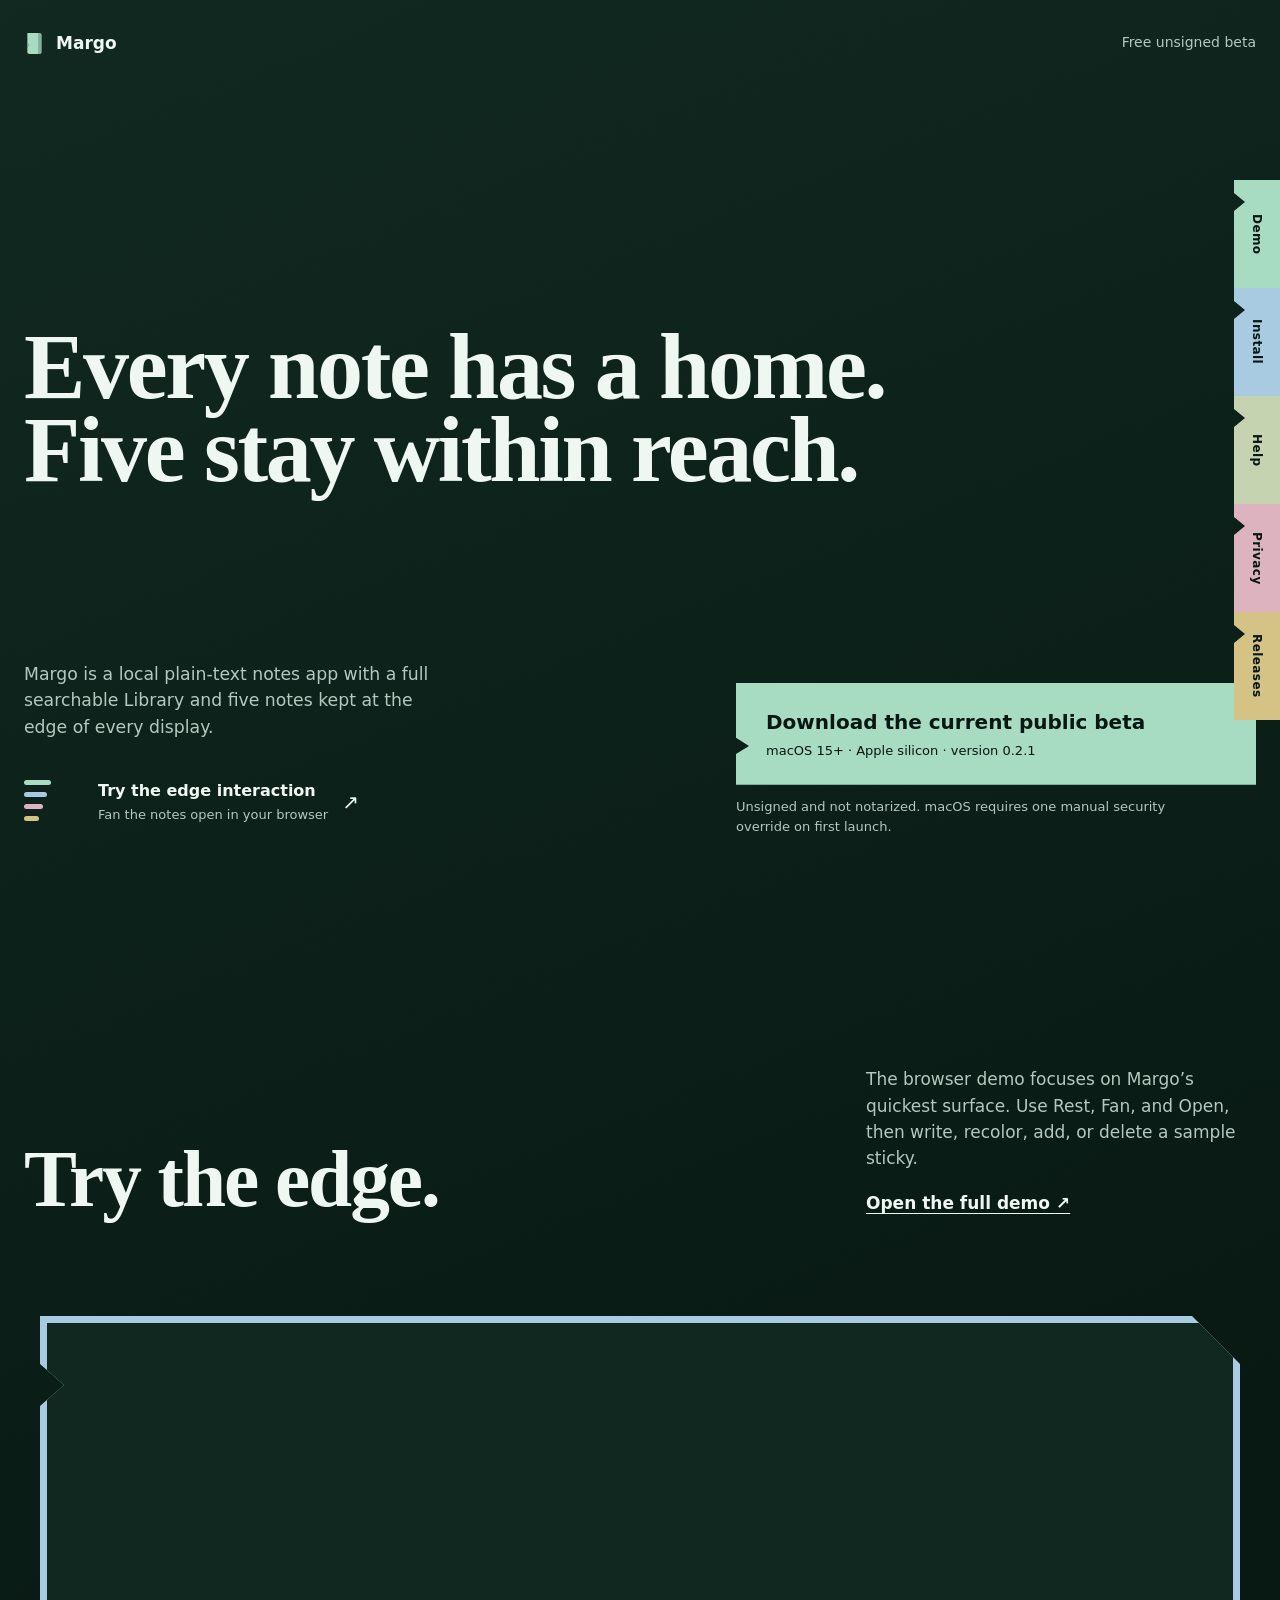
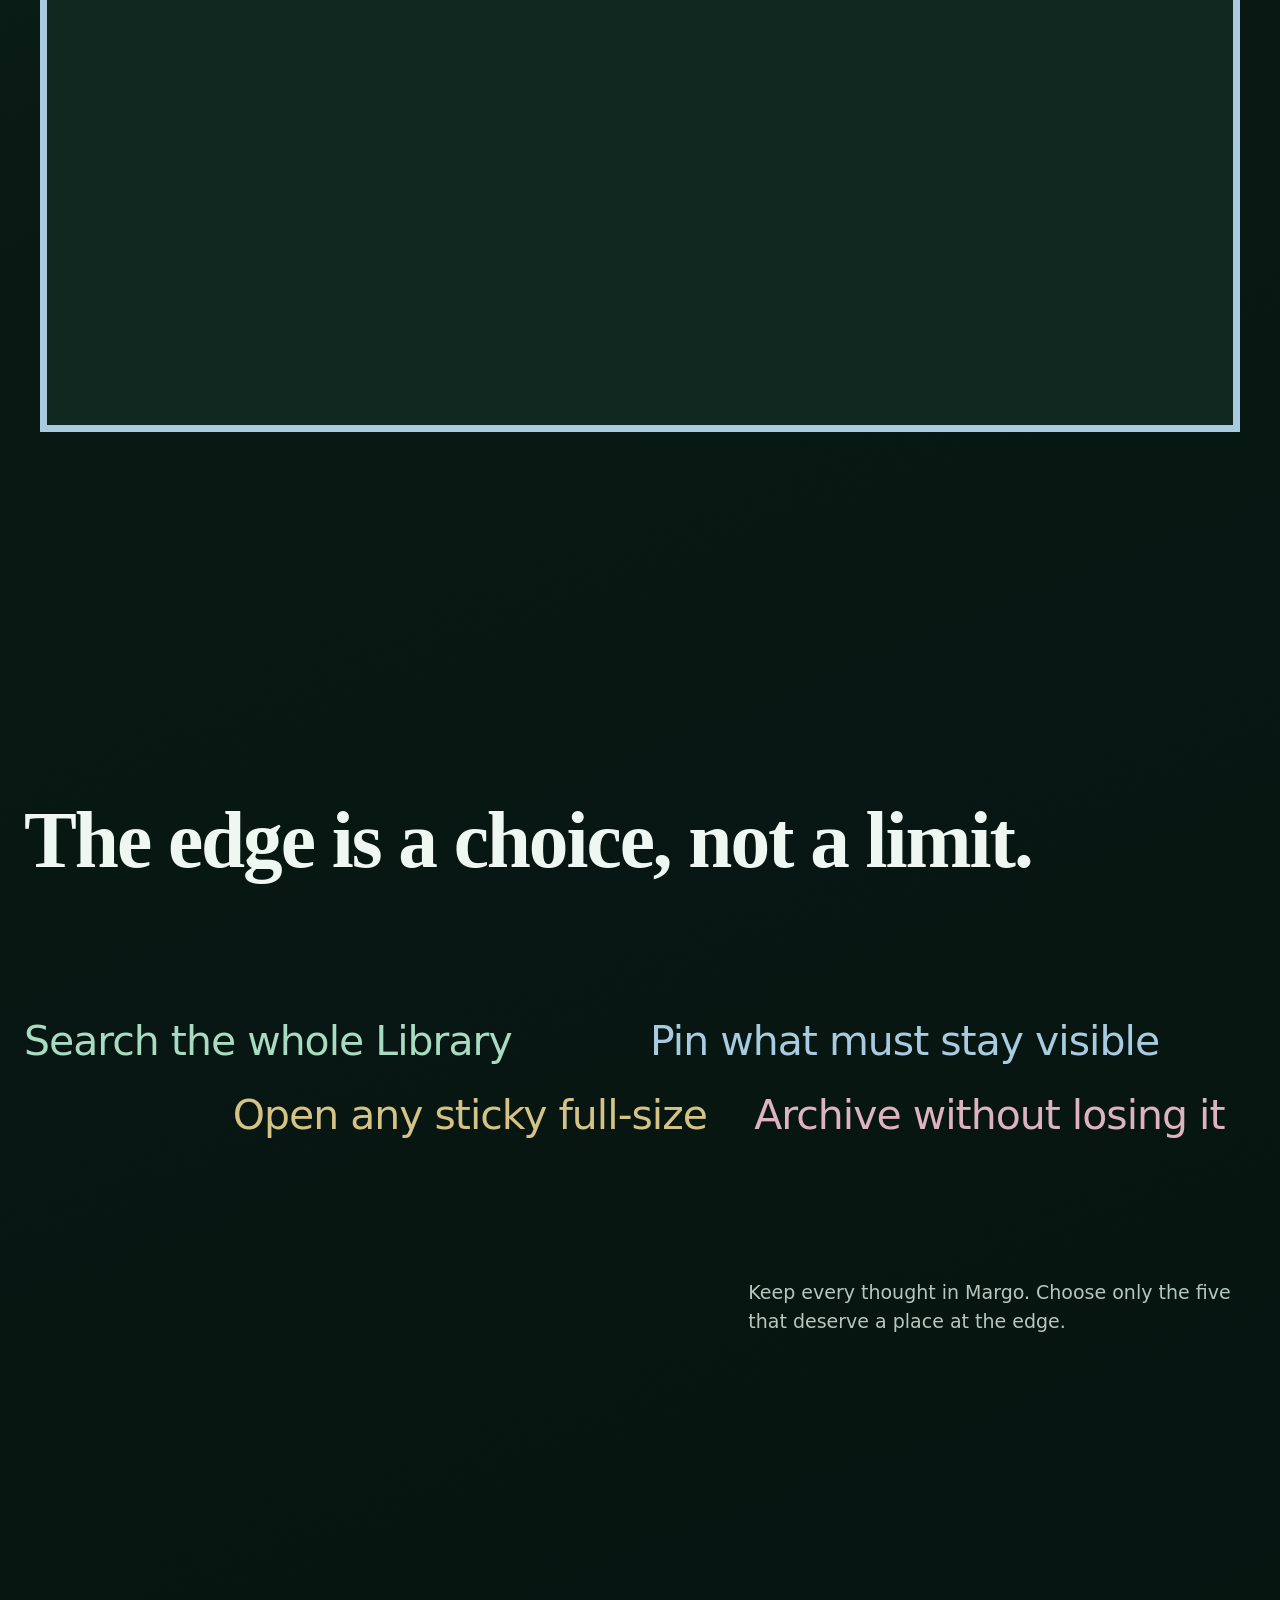
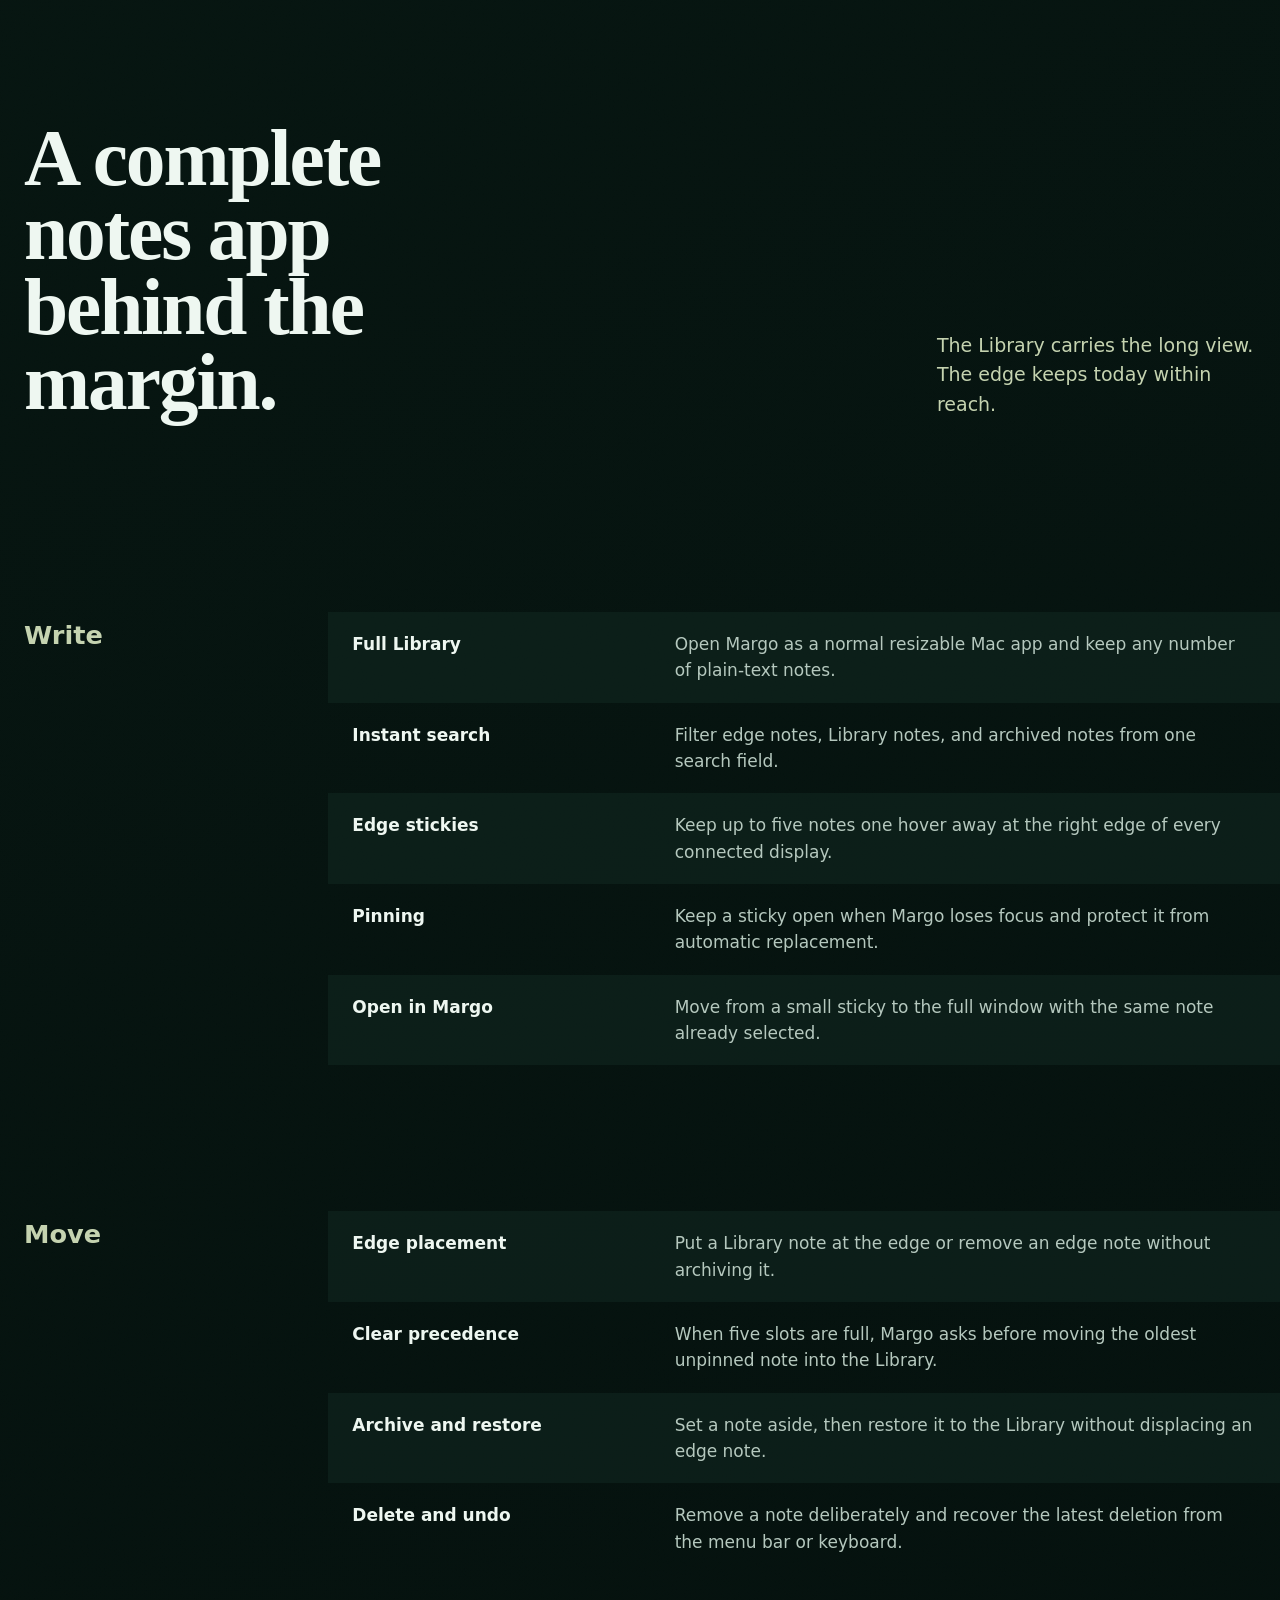
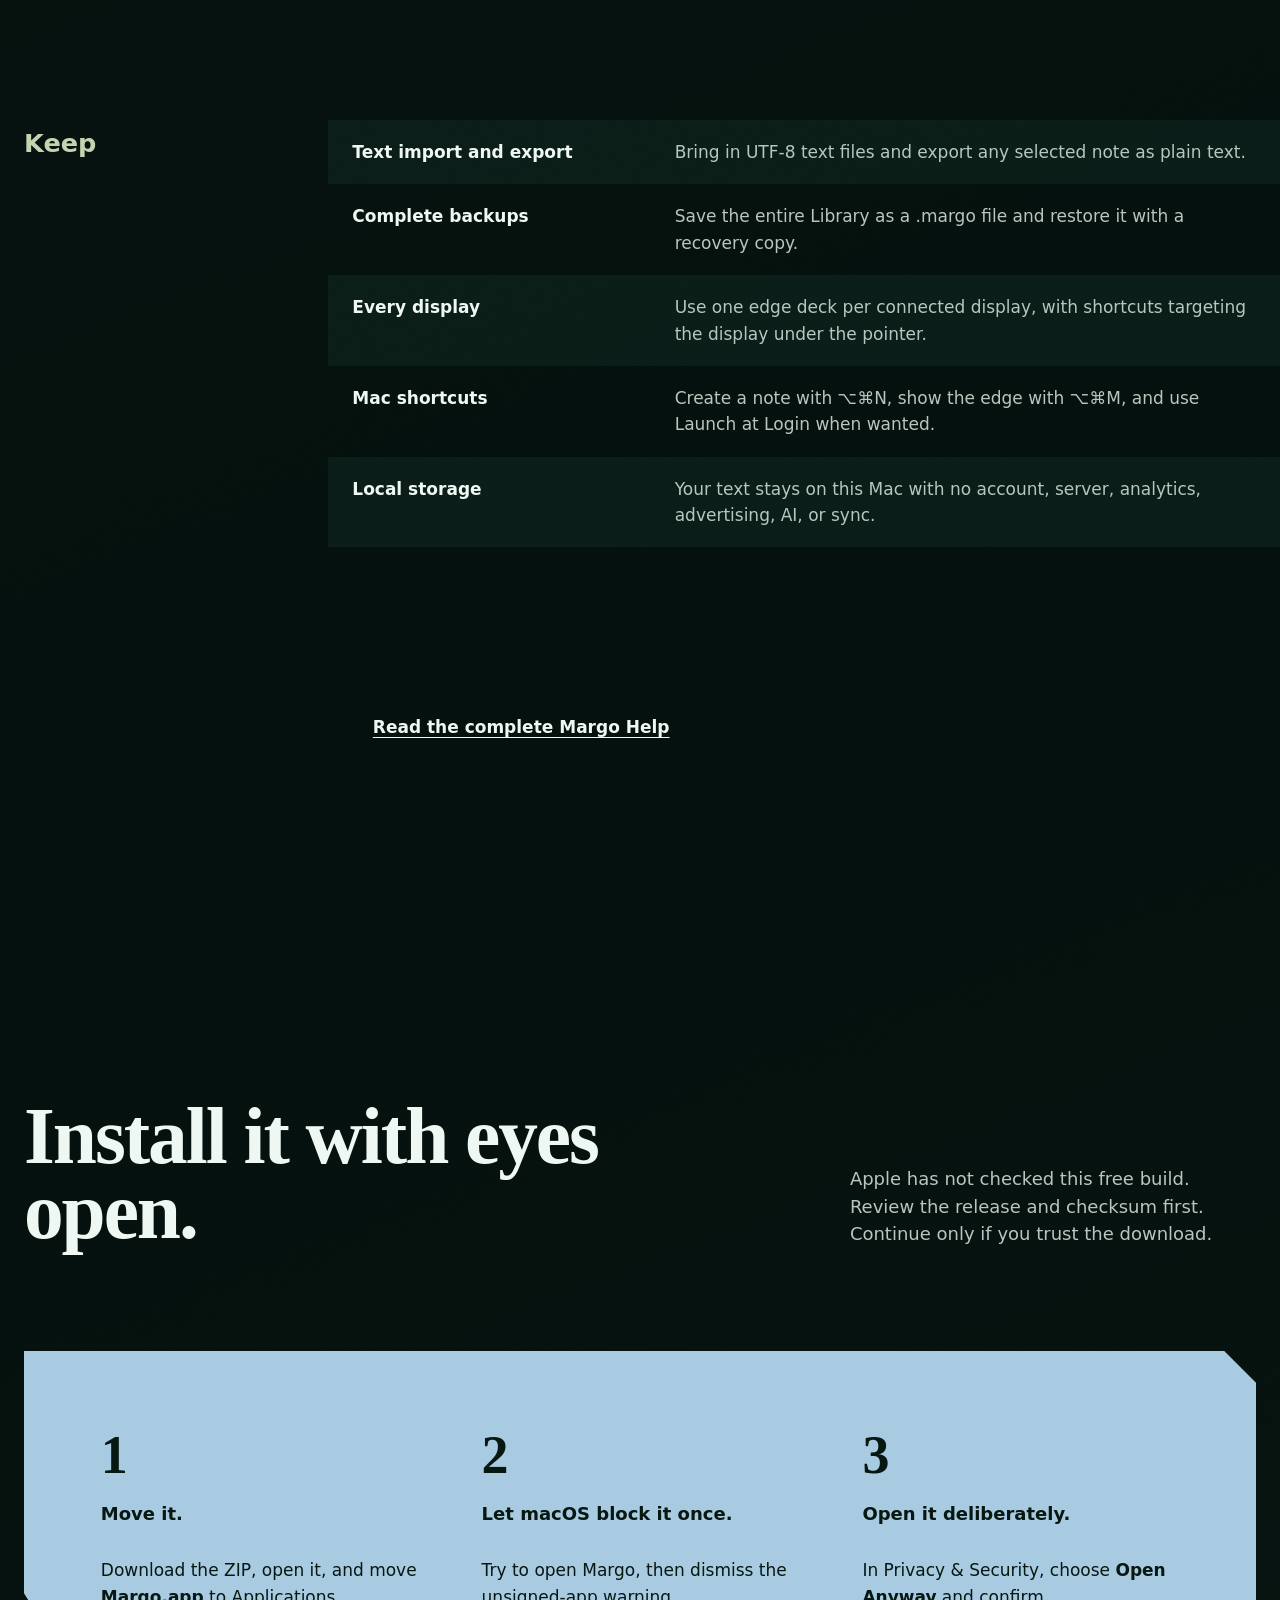
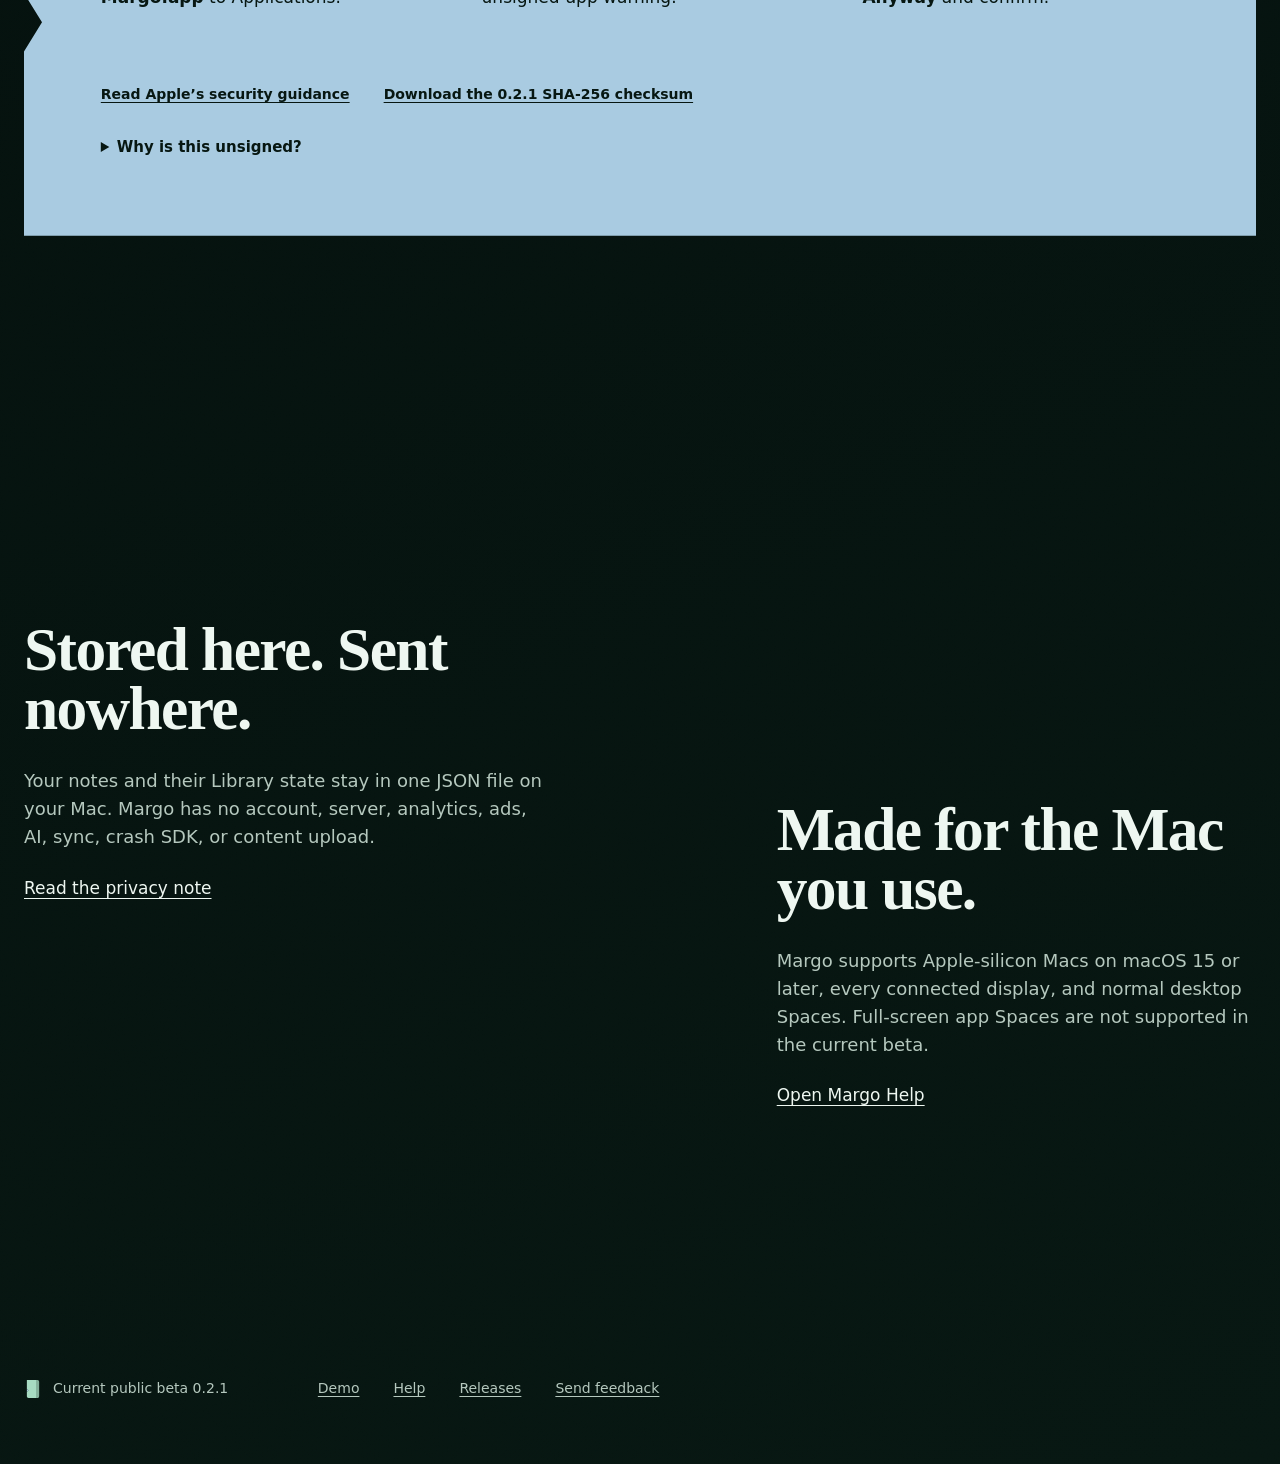
<file: docs/index.html>
<!doctype html>
<html lang="en">
<head>
  <meta charset="utf-8">
  <meta name="viewport" content="width=device-width, initial-scale=1">
  <meta name="description" content="Margo is a local plain-text notes app with an unlimited Library and five notes kept at the edge of every Mac display.">
  <meta name="theme-color" content="#071712">
  <title>Margo: Local notes for Mac</title>
  <link rel="icon" href="assets/MargoMark.svg" type="image/svg+xml">
  <link rel="stylesheet" href="styles.css?v=edge-library-1">
</head>
<body>
  <a class="skip-link" href="#main">Skip to content</a>

  <div class="site-shell">
    <header class="mast">
      <a class="brand" href="#main" aria-label="Margo home">
        <img src="assets/MargoMark.svg" alt="">
        <span>Margo</span>
      </a>
      <p class="build-state">Free unsigned beta</p>
    </header>

    <nav class="edge-nav" aria-label="Page shortcuts">
      <a class="edge-tab edge-tab-demo" href="https://incmak.github.io/margo-releases/demo/"><span>Demo</span></a>
      <a class="edge-tab edge-tab-install" href="#install"><span>Install</span></a>
      <a class="edge-tab edge-tab-help" href="help.html"><span>Help</span></a>
      <a class="edge-tab edge-tab-privacy" href="privacy.html"><span>Privacy</span></a>
      <a class="edge-tab edge-tab-releases" href="https://github.com/incmak/margo-releases/releases"><span>Releases</span></a>
    </nav>

    <main id="main">
      <section class="opening" aria-labelledby="opening-title">
        <h1 id="opening-title">
          <span class="title-wide">Every note has a home.</span>
          <span class="title-wide">Five stay within reach.</span>
          <span class="title-compact">Every note.<br>Five at the edge.</span>
        </h1>

        <div class="opening-lower">
          <div class="opening-copy">
            <p>Margo is a local plain-text notes app with a full searchable Library and five notes kept at the edge of every display.</p>
            <a class="demo-callout" href="https://incmak.github.io/margo-releases/demo/">
              <span class="demo-rails" aria-hidden="true">
                <i></i><i></i><i></i><i></i>
              </span>
              <span class="demo-callout-copy">
                <strong>Try the edge interaction</strong>
                <small>Fan the notes open in your browser</small>
              </span>
              <span class="outward-arrow" aria-hidden="true">↗</span>
            </a>
          </div>

          <div class="download-group">
            <a class="download-sheet" href="https://github.com/incmak/margo-releases/releases/download/v0.2.1/Margo-0.2.1.zip" aria-describedby="unsigned-warning">
              <span class="download-label">Download the current public beta</span>
              <span class="download-meta">macOS 15+ · Apple silicon · version 0.2.1</span>
            </a>
            <p id="unsigned-warning">Unsigned and not notarized. macOS requires one manual security override on first launch.</p>
          </div>
        </div>
      </section>

      <section class="demo-stage" id="demo" aria-labelledby="demo-title">
        <div class="demo-stage-copy">
          <h2 id="demo-title">Try the edge.</h2>
          <div>
            <p>The browser demo focuses on Margo’s quickest surface. Use Rest, Fan, and Open, then write, recolor, add, or delete a sample sticky.</p>
            <a href="https://incmak.github.io/margo-releases/demo/">Open the full demo <span aria-hidden="true">↗</span></a>
          </div>
        </div>
        <div class="demo-frame">
          <iframe
            src="https://incmak.github.io/margo-releases/demo/?state=open"
            title="Interactive Margo edge-note demo"
            loading="lazy"
          ></iframe>
        </div>
      </section>

      <section class="capability-field" aria-labelledby="capability-title">
        <h2 id="capability-title">The edge is a choice, not a limit.</h2>
        <ul class="capability-stream" aria-label="Ways to work with Margo">
          <li>Search the whole Library</li>
          <li>Pin what must stay visible</li>
          <li>Open any sticky full-size</li>
          <li>Archive without losing it</li>
        </ul>
        <p>Keep every thought in Margo. Choose only the five that deserve a place at the edge.</p>
      </section>

      <section class="feature-index" aria-labelledby="feature-title">
        <header class="feature-index-intro">
          <h2 id="feature-title">A complete notes app behind the margin.</h2>
          <p>The Library carries the long view. The edge keeps today within reach.</p>
        </header>

        <section class="feature-group" aria-labelledby="write-title">
          <h3 id="write-title">Write</h3>
          <dl>
            <div class="feature-row">
              <dt>Full Library</dt>
              <dd>Open Margo as a normal resizable Mac app and keep any number of plain-text notes.</dd>
            </div>
            <div class="feature-row">
              <dt>Instant search</dt>
              <dd>Filter edge notes, Library notes, and archived notes from one search field.</dd>
            </div>
            <div class="feature-row">
              <dt>Edge stickies</dt>
              <dd>Keep up to five notes one hover away at the right edge of every connected display.</dd>
            </div>
            <div class="feature-row">
              <dt>Pinning</dt>
              <dd>Keep a sticky open when Margo loses focus and protect it from automatic replacement.</dd>
            </div>
            <div class="feature-row">
              <dt>Open in Margo</dt>
              <dd>Move from a small sticky to the full window with the same note already selected.</dd>
            </div>
          </dl>
        </section>

        <section class="feature-group" aria-labelledby="move-title">
          <h3 id="move-title">Move</h3>
          <dl>
            <div class="feature-row">
              <dt>Edge placement</dt>
              <dd>Put a Library note at the edge or remove an edge note without archiving it.</dd>
            </div>
            <div class="feature-row">
              <dt>Clear precedence</dt>
              <dd>When five slots are full, Margo asks before moving the oldest unpinned note into the Library.</dd>
            </div>
            <div class="feature-row">
              <dt>Archive and restore</dt>
              <dd>Set a note aside, then restore it to the Library without displacing an edge note.</dd>
            </div>
            <div class="feature-row">
              <dt>Delete and undo</dt>
              <dd>Remove a note deliberately and recover the latest deletion from the menu bar or keyboard.</dd>
            </div>
          </dl>
        </section>

        <section class="feature-group" aria-labelledby="keep-title">
          <h3 id="keep-title">Keep</h3>
          <dl>
            <div class="feature-row">
              <dt>Text import and export</dt>
              <dd>Bring in UTF-8 text files and export any selected note as plain text.</dd>
            </div>
            <div class="feature-row">
              <dt>Complete backups</dt>
              <dd>Save the entire Library as a .margo file and restore it with a recovery copy.</dd>
            </div>
            <div class="feature-row">
              <dt>Every display</dt>
              <dd>Use one edge deck per connected display, with shortcuts targeting the display under the pointer.</dd>
            </div>
            <div class="feature-row">
              <dt>Mac shortcuts</dt>
              <dd>Create a note with ⌥⌘N, show the edge with ⌥⌘M, and use Launch at Login when wanted.</dd>
            </div>
            <div class="feature-row">
              <dt>Local storage</dt>
              <dd>Your text stays on this Mac with no account, server, analytics, advertising, AI, or sync.</dd>
            </div>
          </dl>
        </section>

        <p class="feature-help-link"><a href="help.html">Read the complete Margo Help</a></p>
      </section>

      <section class="install" id="install" aria-labelledby="install-title">
        <div class="install-intro">
          <h2 id="install-title">Install it with eyes open.</h2>
          <p>Apple has not checked this free build. Review the release and checksum first. Continue only if you trust the download.</p>
        </div>

        <div class="install-sheet">
          <ol>
            <li>
              <span class="step-number" aria-hidden="true">1</span>
              <p><strong>Move it.</strong> Download the ZIP, open it, and move <b>Margo.app</b> to Applications.</p>
            </li>
            <li>
              <span class="step-number" aria-hidden="true">2</span>
              <p><strong>Let macOS block it once.</strong> Try to open Margo, then dismiss the unsigned-app warning.</p>
            </li>
            <li>
              <span class="step-number" aria-hidden="true">3</span>
              <p><strong>Open it deliberately.</strong> In Privacy &amp; Security, choose <b>Open Anyway</b> and confirm.</p>
            </li>
          </ol>

          <div class="install-links">
            <a href="https://support.apple.com/guide/mac-help/open-a-mac-app-from-an-unknown-developer-mh40616/mac">Read Apple’s security guidance</a>
            <a href="https://github.com/incmak/margo-releases/releases/latest/download/Margo-0.2.1.zip.sha256">Download the 0.2.1 SHA-256 checksum</a>
          </div>

          <details class="unsigned-details">
            <summary>Why is this unsigned?</summary>
            <p>Margo is a free beta and is not notarized yet. macOS may quarantine unsigned downloads, so use Open Anyway after checking the checksum.</p>
          </details>
        </div>
      </section>

      <section class="ledger" aria-label="Product facts">
        <article id="privacy">
          <h2>Stored here. Sent nowhere.</h2>
          <p>Your notes and their Library state stay in one JSON file on your Mac. Margo has no account, server, analytics, ads, AI, sync, crash SDK, or content upload.</p>
          <a href="privacy.html">Read the privacy note</a>
        </article>

        <article>
          <h2>Made for the Mac you use.</h2>
          <p>Margo supports Apple-silicon Macs on macOS 15 or later, every connected display, and normal desktop Spaces. Full-screen app Spaces are not supported in the current beta.</p>
          <a href="help.html">Open Margo Help</a>
        </article>
      </section>
    </main>

    <footer>
      <div class="footer-brand">
        <img src="assets/MargoMark.svg" alt="">
        <span>Current public beta 0.2.1</span>
      </div>
      <nav aria-label="Footer navigation">
        <a href="https://incmak.github.io/margo-releases/demo/">Demo</a>
        <a href="help.html">Help</a>
        <a href="https://github.com/incmak/margo-releases/releases">Releases</a>
        <a href="https://github.com/incmak/margo-releases/issues/new">Send feedback</a>
      </nav>
    </footer>
  </div>
</body>
</html>
</file>
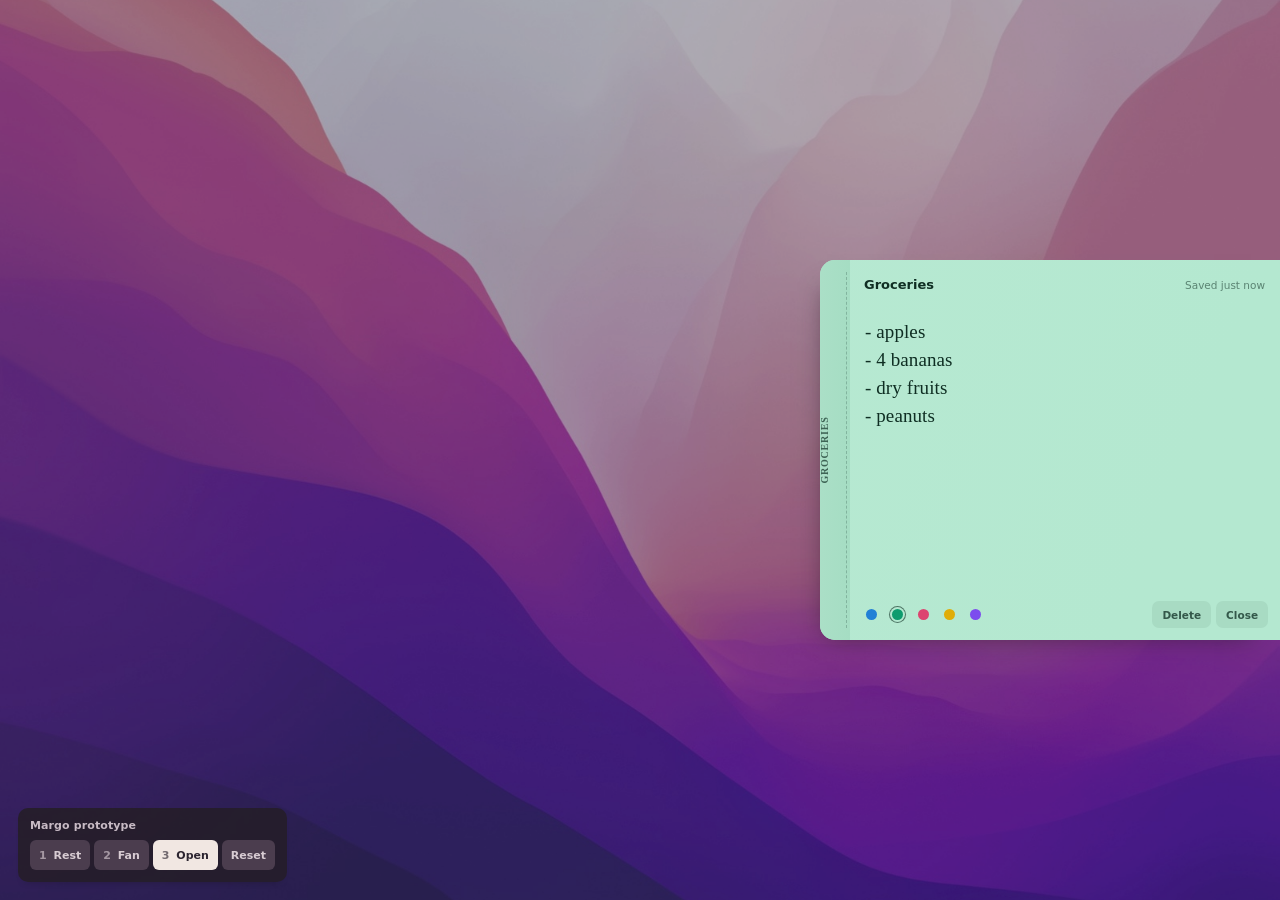
<file: docs/demo/index.html>
<!doctype html>
<html lang="en">
<head>
  <meta charset="utf-8">
  <meta name="viewport" content="width=device-width, initial-scale=1">
  <title>Margo edge notes prototype</title>
  <link rel="stylesheet" href="styles.css">
</head>
<body>
  <main class="desktop" id="prototype" data-state="open">
    <img class="wallpaper" src="assets/wallpaper.jpg" alt="">

    <section class="edge-app" aria-label="Margo edge notes">
      <button class="rest-rail" id="rest-rail" type="button" aria-label="Show Margo notes">
        <span class="rest-dashes" id="rest-dashes" aria-hidden="true">
          <span style="--dash: #2280d6"></span>
          <span style="--dash: #0e9b6e"></span>
          <span style="--dash: #dc4570"></span>
          <span style="--dash: #e0ad08"></span>
        </span>
      </button>

      <section class="fan" id="fan" aria-label="Margo notes">
        <div class="fan-deck" id="fan-deck">
          <button class="note-tab" type="button" style="--paper: #beddfa; --ink: #13293a; --dash: #2280d6; --tab-index: 0">
            <span>Launch day</span>
          </button>
          <button class="note-tab" type="button" style="--paper: #b4e8d0; --ink: #0f2e23; --dash: #0e9b6e; --tab-index: 1">
            <span>Groceries</span>
          </button>
          <button class="note-tab" type="button" style="--paper: #fac4d1; --ink: #40161f; --dash: #dc4570; --tab-index: 2">
            <span>Call Emma</span>
          </button>
          <button class="note-tab" type="button" style="--paper: #fce795; --ink: #3a3008; --dash: #e0ad08; --tab-index: 3">
            <span>Draft</span>
          </button>
        </div>
        <button class="add-note" id="add-note" type="button" aria-label="New note">
          <img src="assets/plus.svg" alt="">
        </button>
      </section>

      <section class="editor" id="editor" aria-label="Open note" style="--paper: #b4e8d0; --gutter: #a5ddc3; --ink: #0f2e23; --dash: #0e9b6e">
        <aside class="paper-gutter" aria-hidden="true">
          <span id="gutter-label">Groceries</span>
        </aside>

        <div class="paper-sheet">
          <header class="note-header">
            <input id="note-title" type="text" value="Groceries" aria-label="Note title" autocomplete="off" spellcheck="false">
            <span class="save-state" id="save-state" role="status">Saved just now</span>
          </header>

          <textarea id="note-body" aria-label="Note text" spellcheck="true">- apples
- 4 bananas
- dry fruits
- peanuts</textarea>

          <footer class="note-footer">
            <div class="swatches" id="swatches" role="group" aria-label="Note color"></div>
            <div class="note-actions">
              <button id="delete-note" type="button">Delete</button>
              <button id="close-note" type="button">Close</button>
            </div>
          </footer>
        </div>
      </section>
    </section>

    <nav class="preview-controls" aria-label="Prototype state">
      <strong>Margo prototype</strong>
      <div class="preview-actions">
        <button type="button" data-preview-state="rest" aria-pressed="false"><kbd>1</kbd> Rest</button>
        <button type="button" data-preview-state="fan" aria-pressed="false"><kbd>2</kbd> Fan</button>
        <button type="button" data-preview-state="open" aria-pressed="true"><kbd>3</kbd> Open</button>
        <button type="button" id="reset-prototype">Reset</button>
      </div>
    </nav>
  </main>

  <noscript>The open note remains visible, but this prototype needs JavaScript for state changes and editing.</noscript>
  <script src="app.js"></script>
</body>
</html>
</file>
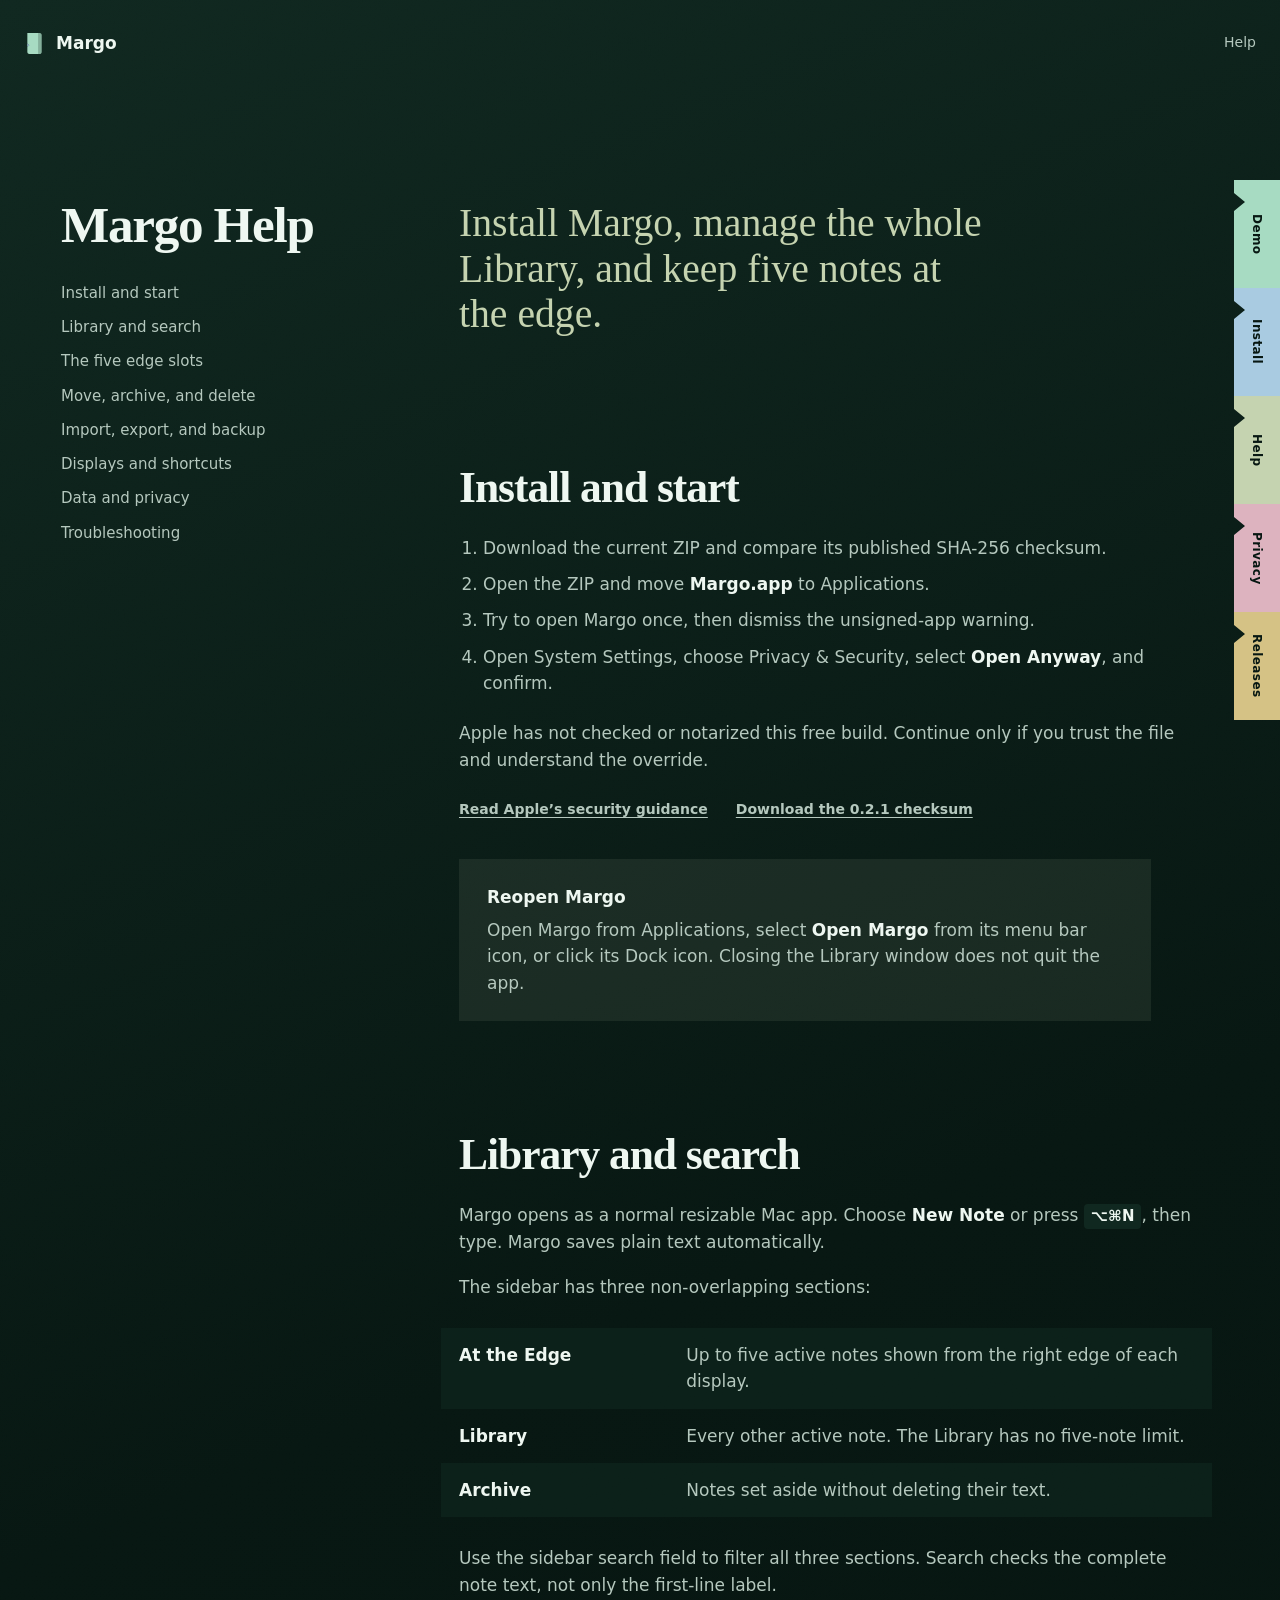
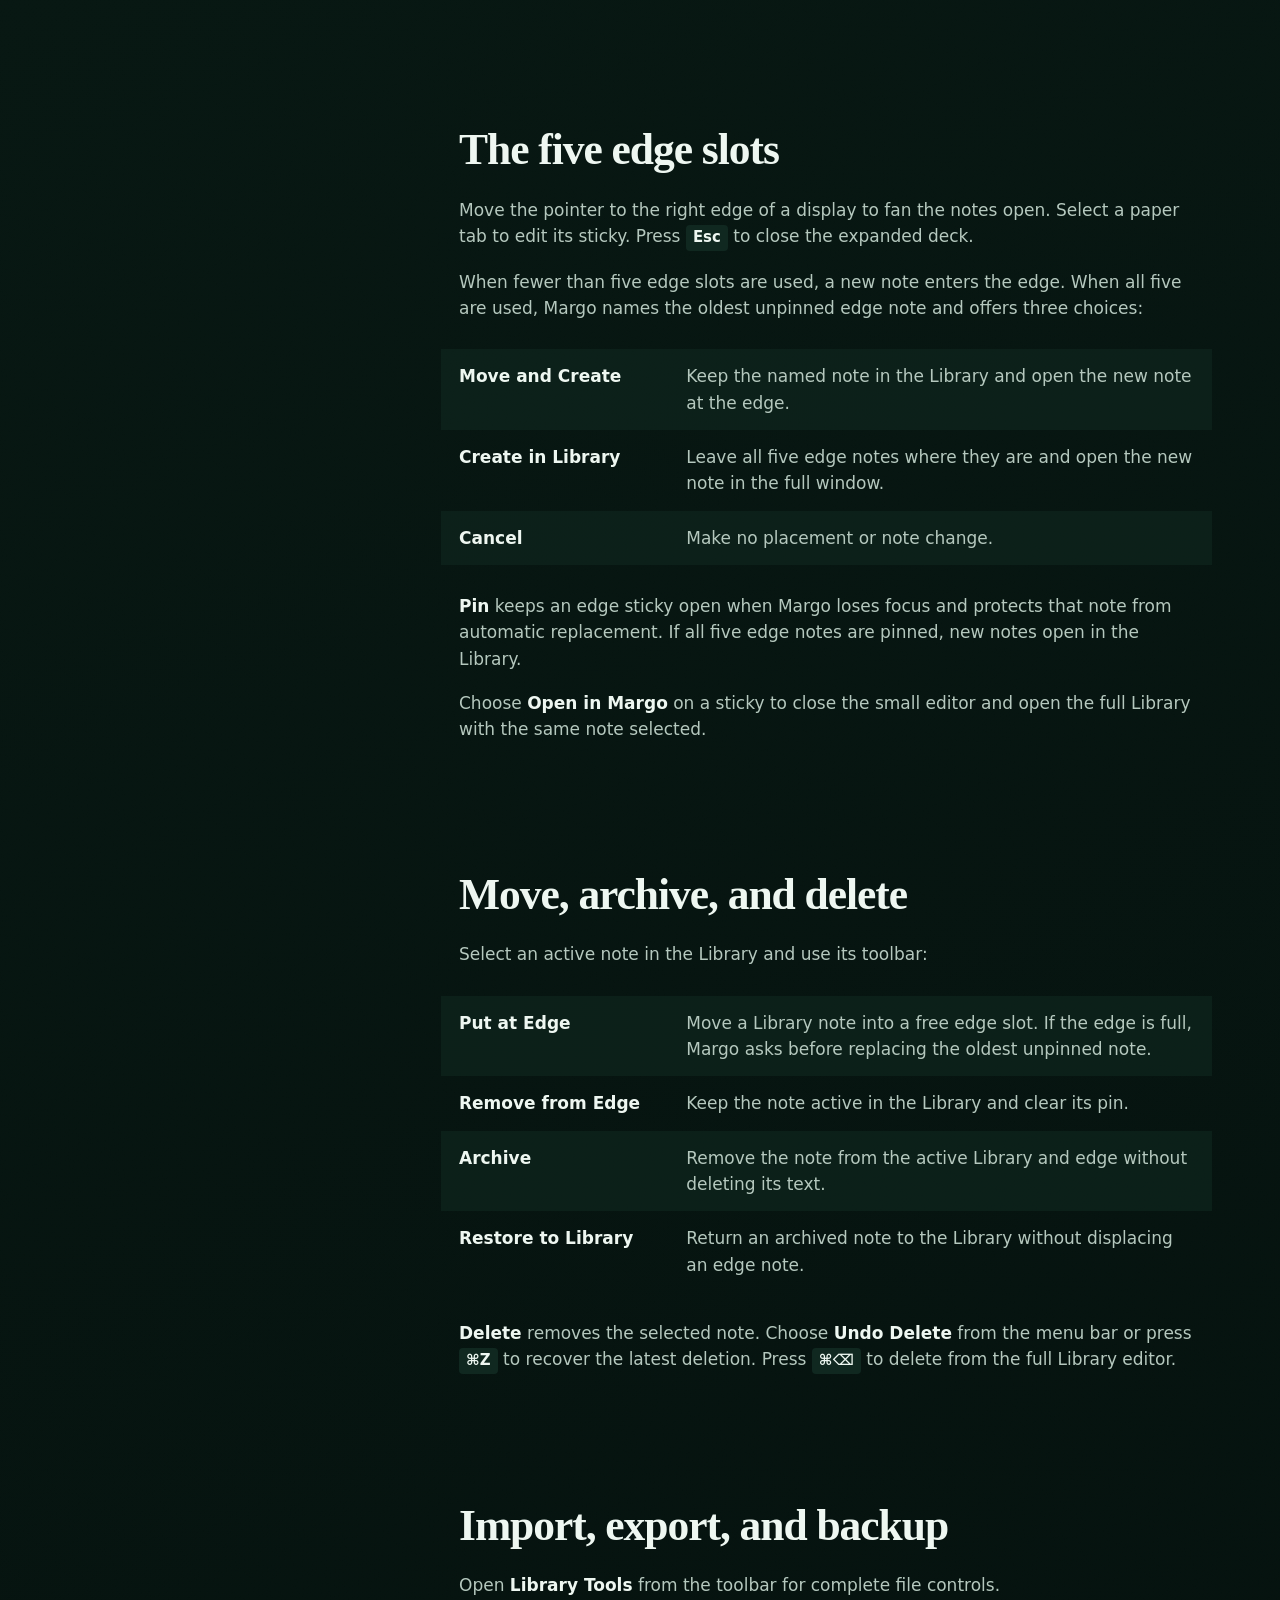
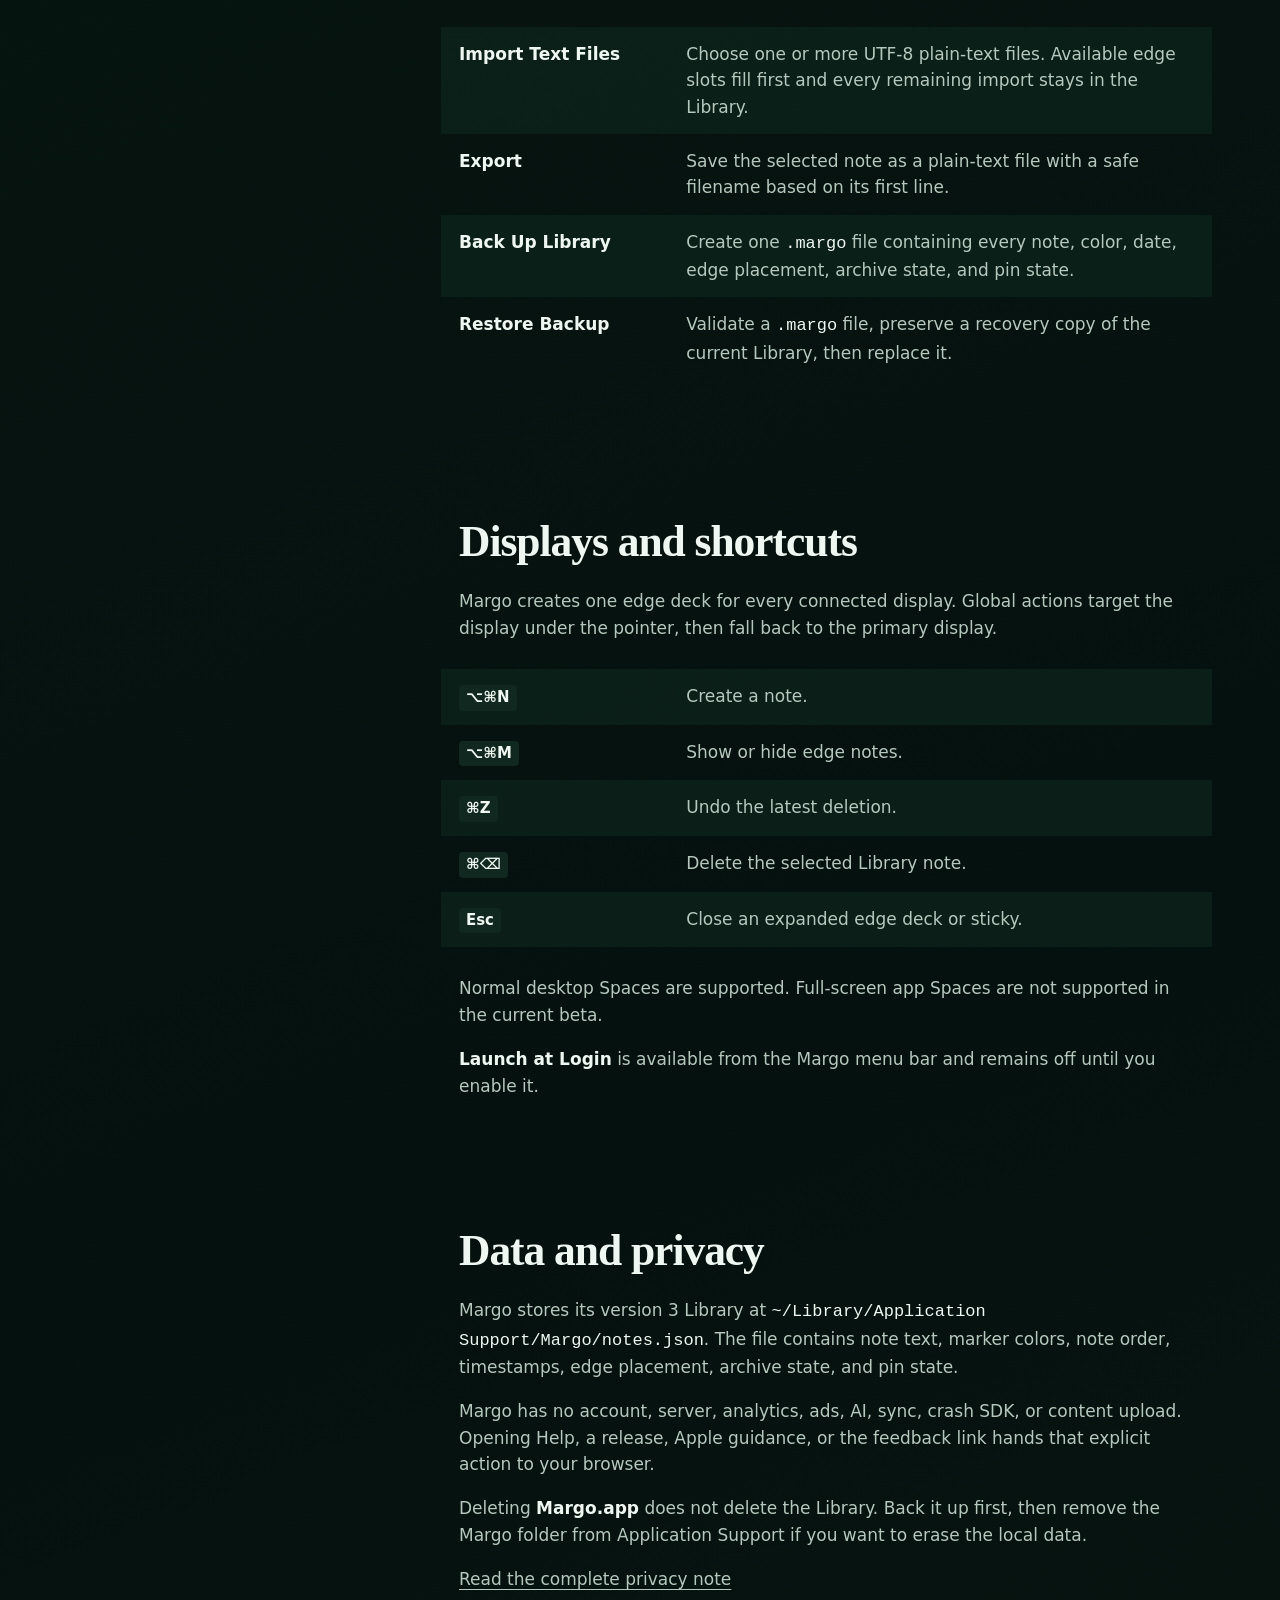
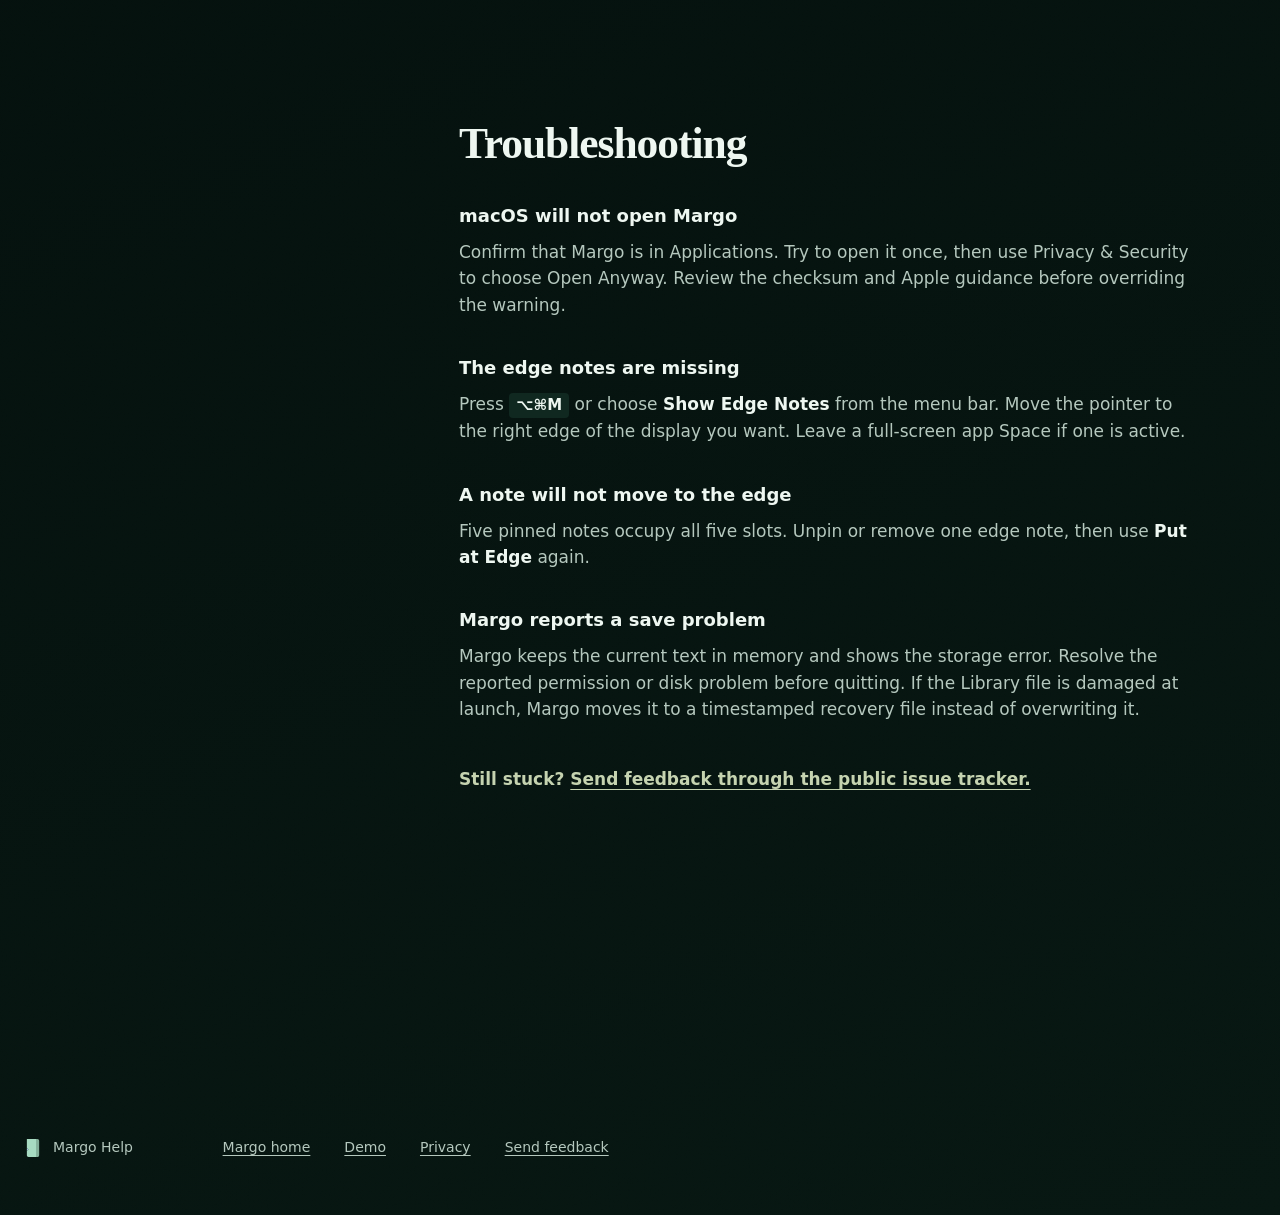
<file: docs/help.html>
<!doctype html>
<html lang="en">
<head>
  <meta charset="utf-8">
  <meta name="viewport" content="width=device-width, initial-scale=1">
  <meta name="description" content="Complete Help for Margo: install, Library, edge notes, search, archive, backups, shortcuts, privacy, and troubleshooting.">
  <meta name="theme-color" content="#071712">
  <title>Margo Help</title>
  <link rel="icon" href="assets/MargoMark.svg" type="image/svg+xml">
  <link rel="stylesheet" href="styles.css?v=edge-library-1">
</head>
<body class="help-page">
  <a class="skip-link" href="#help-article">Skip to Help</a>

  <div class="site-shell">
    <header class="mast">
      <a class="brand" href="index.html" aria-label="Margo home">
        <img src="assets/MargoMark.svg" alt="">
        <span>Margo</span>
      </a>
      <p class="build-state">Help</p>
    </header>

    <nav class="edge-nav" aria-label="Page shortcuts">
      <a class="edge-tab edge-tab-demo" href="https://incmak.github.io/margo-releases/demo/"><span>Demo</span></a>
      <a class="edge-tab edge-tab-install" href="index.html#install"><span>Install</span></a>
      <a class="edge-tab edge-tab-help" href="#help" aria-current="page"><span>Help</span></a>
      <a class="edge-tab edge-tab-privacy" href="privacy.html"><span>Privacy</span></a>
      <a class="edge-tab edge-tab-releases" href="https://github.com/incmak/margo-releases/releases"><span>Releases</span></a>
    </nav>

    <main class="help-layout" id="help">
      <aside class="help-contents" aria-labelledby="contents-title">
        <h1 id="contents-title">Margo Help</h1>
        <nav aria-label="Help topics">
          <a href="#start">Install and start</a>
          <a href="#library">Library and search</a>
          <a href="#edge">The five edge slots</a>
          <a href="#organize">Move, archive, and delete</a>
          <a href="#files">Import, export, and backup</a>
          <a href="#shortcuts">Displays and shortcuts</a>
          <a href="#privacy">Data and privacy</a>
          <a href="#troubleshooting">Troubleshooting</a>
        </nav>
      </aside>

      <article class="help-article" id="help-article">
        <p class="help-lead">Install Margo, manage the whole Library, and keep five notes at the edge.</p>

        <section class="help-section" id="start">
          <h2>Install and start</h2>
          <ol>
            <li>Download the current ZIP and compare its published SHA-256 checksum.</li>
            <li>Open the ZIP and move <b>Margo.app</b> to Applications.</li>
            <li>Try to open Margo once, then dismiss the unsigned-app warning.</li>
            <li>Open System Settings, choose Privacy &amp; Security, select <b>Open Anyway</b>, and confirm.</li>
          </ol>
          <p>Apple has not checked or notarized this free build. Continue only if you trust the file and understand the override.</p>
          <p class="help-links">
            <a href="https://support.apple.com/guide/mac-help/open-a-mac-app-from-an-unknown-developer-mh40616/mac">Read Apple’s security guidance</a>
            <a href="https://github.com/incmak/margo-releases/releases/latest/download/Margo-0.2.1.zip.sha256">Download the 0.2.1 checksum</a>
          </p>
          <div class="help-note">
            <strong>Reopen Margo</strong>
            <p>Open Margo from Applications, select <b>Open Margo</b> from its menu bar icon, or click its Dock icon. Closing the Library window does not quit the app.</p>
          </div>
        </section>

        <section class="help-section" id="library">
          <h2>Library and search</h2>
          <p>Margo opens as a normal resizable Mac app. Choose <b>New Note</b> or press <kbd>⌥⌘N</kbd>, then type. Margo saves plain text automatically.</p>
          <p>The sidebar has three non-overlapping sections:</p>
          <dl class="help-definitions">
            <div>
              <dt>At the Edge</dt>
              <dd>Up to five active notes shown from the right edge of each display.</dd>
            </div>
            <div>
              <dt>Library</dt>
              <dd>Every other active note. The Library has no five-note limit.</dd>
            </div>
            <div>
              <dt>Archive</dt>
              <dd>Notes set aside without deleting their text.</dd>
            </div>
          </dl>
          <p>Use the sidebar search field to filter all three sections. Search checks the complete note text, not only the first-line label.</p>
        </section>

        <section class="help-section" id="edge">
          <h2>The five edge slots</h2>
          <p>Move the pointer to the right edge of a display to fan the notes open. Select a paper tab to edit its sticky. Press <kbd>Esc</kbd> to close the expanded deck.</p>
          <p>When fewer than five edge slots are used, a new note enters the edge. When all five are used, Margo names the oldest unpinned edge note and offers three choices:</p>
          <dl class="help-definitions">
            <div>
              <dt>Move and Create</dt>
              <dd>Keep the named note in the Library and open the new note at the edge.</dd>
            </div>
            <div>
              <dt>Create in Library</dt>
              <dd>Leave all five edge notes where they are and open the new note in the full window.</dd>
            </div>
            <div>
              <dt>Cancel</dt>
              <dd>Make no placement or note change.</dd>
            </div>
          </dl>
          <p><b>Pin</b> keeps an edge sticky open when Margo loses focus and protects that note from automatic replacement. If all five edge notes are pinned, new notes open in the Library.</p>
          <p>Choose <b>Open in Margo</b> on a sticky to close the small editor and open the full Library with the same note selected.</p>
        </section>

        <section class="help-section" id="organize">
          <h2>Move, archive, and delete</h2>
          <p>Select an active note in the Library and use its toolbar:</p>
          <dl class="help-definitions">
            <div>
              <dt>Put at Edge</dt>
              <dd>Move a Library note into a free edge slot. If the edge is full, Margo asks before replacing the oldest unpinned note.</dd>
            </div>
            <div>
              <dt>Remove from Edge</dt>
              <dd>Keep the note active in the Library and clear its pin.</dd>
            </div>
            <div>
              <dt>Archive</dt>
              <dd>Remove the note from the active Library and edge without deleting its text.</dd>
            </div>
            <div>
              <dt>Restore to Library</dt>
              <dd>Return an archived note to the Library without displacing an edge note.</dd>
            </div>
          </dl>
          <p><b>Delete</b> removes the selected note. Choose <b>Undo Delete</b> from the menu bar or press <kbd>⌘Z</kbd> to recover the latest deletion. Press <kbd>⌘⌫</kbd> to delete from the full Library editor.</p>
        </section>

        <section class="help-section" id="files">
          <h2>Import, export, and backup</h2>
          <p>Open <b>Library Tools</b> from the toolbar for complete file controls.</p>
          <dl class="help-definitions">
            <div>
              <dt>Import Text Files</dt>
              <dd>Choose one or more UTF-8 plain-text files. Available edge slots fill first and every remaining import stays in the Library.</dd>
            </div>
            <div>
              <dt>Export</dt>
              <dd>Save the selected note as a plain-text file with a safe filename based on its first line.</dd>
            </div>
            <div>
              <dt>Back Up Library</dt>
              <dd>Create one <code>.margo</code> file containing every note, color, date, edge placement, archive state, and pin state.</dd>
            </div>
            <div>
              <dt>Restore Backup</dt>
              <dd>Validate a <code>.margo</code> file, preserve a recovery copy of the current Library, then replace it.</dd>
            </div>
          </dl>
        </section>

        <section class="help-section" id="shortcuts">
          <h2>Displays and shortcuts</h2>
          <p>Margo creates one edge deck for every connected display. Global actions target the display under the pointer, then fall back to the primary display.</p>
          <dl class="shortcut-list">
            <div><dt><kbd>⌥⌘N</kbd></dt><dd>Create a note.</dd></div>
            <div><dt><kbd>⌥⌘M</kbd></dt><dd>Show or hide edge notes.</dd></div>
            <div><dt><kbd>⌘Z</kbd></dt><dd>Undo the latest deletion.</dd></div>
            <div><dt><kbd>⌘⌫</kbd></dt><dd>Delete the selected Library note.</dd></div>
            <div><dt><kbd>Esc</kbd></dt><dd>Close an expanded edge deck or sticky.</dd></div>
          </dl>
          <p>Normal desktop Spaces are supported. Full-screen app Spaces are not supported in the current beta.</p>
          <p><b>Launch at Login</b> is available from the Margo menu bar and remains off until you enable it.</p>
        </section>

        <section class="help-section" id="privacy">
          <h2>Data and privacy</h2>
          <p>Margo stores its version 3 Library at <code>~/Library/Application Support/Margo/notes.json</code>. The file contains note text, marker colors, note order, timestamps, edge placement, archive state, and pin state.</p>
          <p>Margo has no account, server, analytics, ads, AI, sync, crash SDK, or content upload. Opening Help, a release, Apple guidance, or the feedback link hands that explicit action to your browser.</p>
          <p>Deleting <b>Margo.app</b> does not delete the Library. Back it up first, then remove the Margo folder from Application Support if you want to erase the local data.</p>
          <p><a href="privacy.html">Read the complete privacy note</a></p>
        </section>

        <section class="help-section" id="troubleshooting">
          <h2>Troubleshooting</h2>
          <h3>macOS will not open Margo</h3>
          <p>Confirm that Margo is in Applications. Try to open it once, then use Privacy &amp; Security to choose Open Anyway. Review the checksum and Apple guidance before overriding the warning.</p>

          <h3>The edge notes are missing</h3>
          <p>Press <kbd>⌥⌘M</kbd> or choose <b>Show Edge Notes</b> from the menu bar. Move the pointer to the right edge of the display you want. Leave a full-screen app Space if one is active.</p>

          <h3>A note will not move to the edge</h3>
          <p>Five pinned notes occupy all five slots. Unpin or remove one edge note, then use <b>Put at Edge</b> again.</p>

          <h3>Margo reports a save problem</h3>
          <p>Margo keeps the current text in memory and shows the storage error. Resolve the reported permission or disk problem before quitting. If the Library file is damaged at launch, Margo moves it to a timestamped recovery file instead of overwriting it.</p>

          <p class="help-feedback">Still stuck? <a href="https://github.com/incmak/margo-releases/issues/new">Send feedback through the public issue tracker.</a></p>
        </section>
      </article>
    </main>

    <footer>
      <div class="footer-brand">
        <img src="assets/MargoMark.svg" alt="">
        <span>Margo Help</span>
      </div>
      <nav aria-label="Footer navigation">
        <a href="index.html">Margo home</a>
        <a href="https://incmak.github.io/margo-releases/demo/">Demo</a>
        <a href="privacy.html">Privacy</a>
        <a href="https://github.com/incmak/margo-releases/issues/new">Send feedback</a>
      </nav>
    </footer>
  </div>
</body>
</html>
</file>
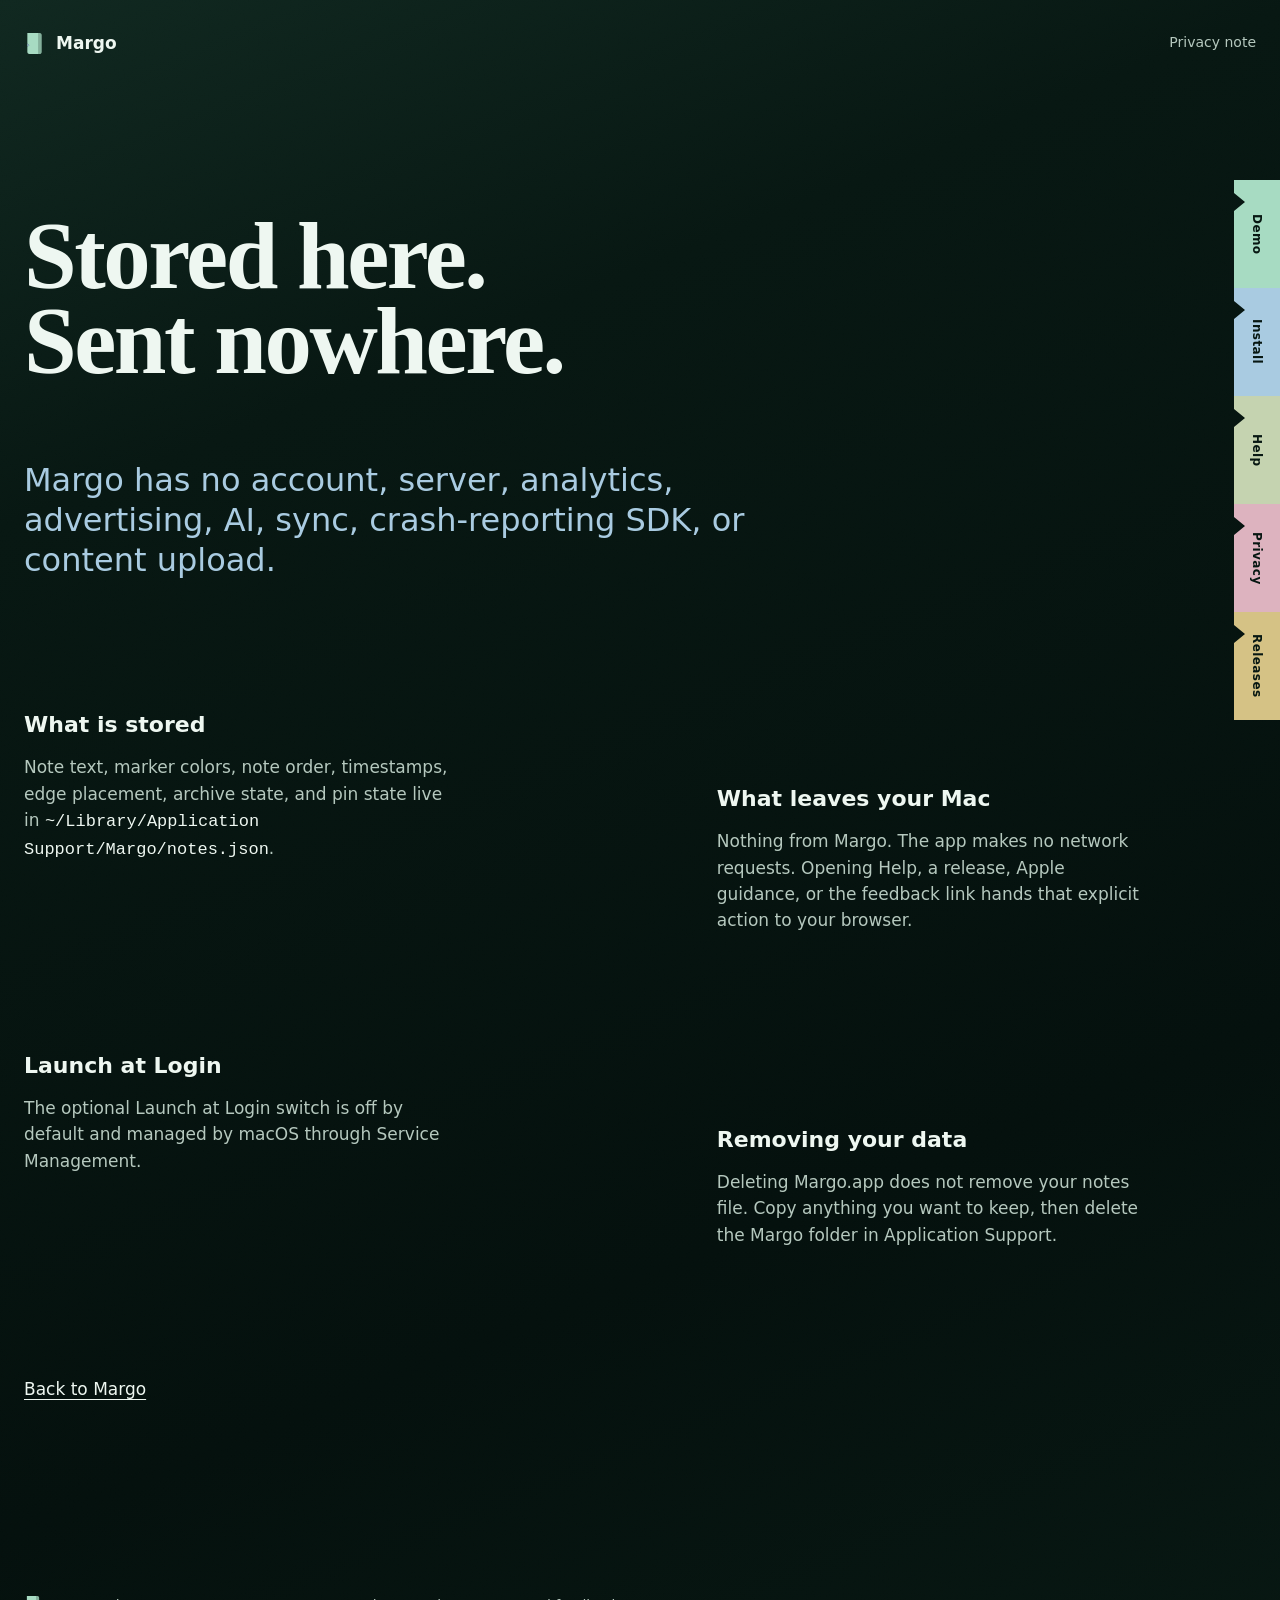
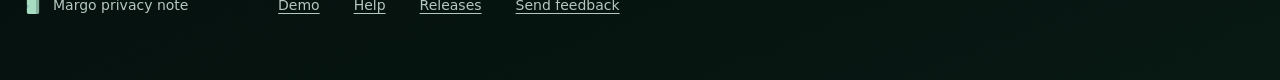
<file: docs/privacy.html>
<!doctype html>
<html lang="en">
<head>
  <meta charset="utf-8">
  <meta name="viewport" content="width=device-width, initial-scale=1">
  <meta name="description" content="How Margo stores and handles note data locally on your Mac.">
  <meta name="theme-color" content="#071712">
  <title>Margo privacy note</title>
  <link rel="icon" href="assets/MargoMark.svg" type="image/svg+xml">
  <link rel="stylesheet" href="styles.css?v=edge-library-1">
</head>
<body class="privacy-page">
  <a class="skip-link" href="#privacy-note">Skip to content</a>

  <div class="site-shell">
    <header class="mast">
      <a class="brand" href="index.html" aria-label="Margo home">
        <img src="assets/MargoMark.svg" alt="">
        <span>Margo</span>
      </a>
      <p class="build-state">Privacy note</p>
    </header>

    <nav class="edge-nav" aria-label="Page shortcuts">
      <a class="edge-tab edge-tab-demo" href="https://incmak.github.io/margo-releases/demo/"><span>Demo</span></a>
      <a class="edge-tab edge-tab-install" href="index.html#install"><span>Install</span></a>
      <a class="edge-tab edge-tab-help" href="help.html"><span>Help</span></a>
      <a class="edge-tab edge-tab-privacy" href="#privacy-note" aria-current="page"><span>Privacy</span></a>
      <a class="edge-tab edge-tab-releases" href="https://github.com/incmak/margo-releases/releases"><span>Releases</span></a>
    </nav>

    <main class="privacy-copy" id="privacy-note">
      <h1><span>Stored here.</span><span>Sent nowhere.</span></h1>
      <p class="privacy-lead">Margo has no account, server, analytics, advertising, AI, sync, crash-reporting SDK, or content upload.</p>

      <div class="privacy-sections">
        <section>
          <h2>What is stored</h2>
          <p>Note text, marker colors, note order, timestamps, edge placement, archive state, and pin state live in <code>~/Library/Application Support/Margo/notes.json</code>.</p>
        </section>

        <section>
          <h2>What leaves your Mac</h2>
          <p>Nothing from Margo. The app makes no network requests. Opening Help, a release, Apple guidance, or the feedback link hands that explicit action to your browser.</p>
        </section>

        <section>
          <h2>Launch at Login</h2>
          <p>The optional Launch at Login switch is off by default and managed by macOS through Service Management.</p>
        </section>

        <section>
          <h2>Removing your data</h2>
          <p>Deleting Margo.app does not remove your notes file. Copy anything you want to keep, then delete the Margo folder in Application Support.</p>
        </section>
      </div>

      <p class="privacy-back"><a href="index.html">Back to Margo</a></p>
    </main>

    <footer>
      <div class="footer-brand">
        <img src="assets/MargoMark.svg" alt="">
        <span>Margo privacy note</span>
      </div>
      <nav aria-label="Footer navigation">
        <a href="https://incmak.github.io/margo-releases/demo/">Demo</a>
        <a href="help.html">Help</a>
        <a href="https://github.com/incmak/margo-releases/releases">Releases</a>
        <a href="https://github.com/incmak/margo-releases/issues/new">Send feedback</a>
      </nav>
    </footer>
  </div>
</body>
</html>
</file>
<file: docs/styles.css>
:root {
  color-scheme: dark;
  --ground: #071712;
  --deeper-ground: #04100d;
  --surface: #102820;
  --ink: #eef7f1;
  --muted: #b5c8be;
  --mint: #a7dbc2;
  --sky: #a9cbe1;
  --sage: #c5d3b0;
  --rose: #ddb3bf;
  --ochre: #d5c285;
  --paper-ink: #071712;
  --measure: 1260px;
}

*,
*::before,
*::after {
  box-sizing: border-box;
}

html {
  min-width: 320px;
  background: var(--deeper-ground);
}

body {
  position: relative;
  min-width: 320px;
  min-height: 100%;
  margin: 0;
  overflow-x: hidden;
  background: linear-gradient(158deg, var(--surface) 0%, var(--ground) 24%, var(--deeper-ground) 70%, var(--ground) 100%);
  color: var(--ink);
  font-family: -apple-system, BlinkMacSystemFont, "SF Pro Text", system-ui, sans-serif;
  font-size: 17px;
  line-height: 1.55;
  text-rendering: optimizeLegibility;
}

body::before {
  position: absolute;
  z-index: 0;
  inset: 0;
  background-image: url("data:image/svg+xml,%3Csvg xmlns='http://www.w3.org/2000/svg' width='180' height='180' viewBox='0 0 180 180'%3E%3Cfilter id='n'%3E%3CfeTurbulence type='fractalNoise' baseFrequency='.78' numOctaves='3' stitchTiles='stitch'/%3E%3C/filter%3E%3Crect width='100%25' height='100%25' filter='url(%23n)' opacity='.3'/%3E%3C/svg%3E");
  content: "";
  opacity: 0.032;
  pointer-events: none;
}

::selection {
  background: var(--mint);
  color: var(--ground);
}

.site-shell {
  position: relative;
  z-index: 1;
}

a {
  color: inherit;
  text-decoration-thickness: 1px;
  text-underline-offset: 0.22em;
}

a:hover {
  color: var(--mint);
}

a:focus-visible,
summary:focus-visible {
  outline: 3px solid var(--ink);
  outline-offset: 4px;
}

.skip-link {
  position: fixed;
  z-index: 60;
  top: -100px;
  left: 12px;
  padding: 10px 14px;
  background: var(--mint);
  color: var(--ground);
  text-decoration: none;
}

.skip-link:focus {
  top: 12px;
}

.mast,
.opening,
.demo-stage-copy,
.capability-field,
.feature-index,
.install,
.ledger,
footer,
.privacy-copy,
.help-layout {
  width: min(calc(100% - 48px), var(--measure));
  margin-inline: auto;
}

.mast {
  display: grid;
  min-height: 86px;
  grid-template-columns: 1fr auto;
  align-items: center;
  gap: 32px;
}

.brand,
.footer-brand {
  display: inline-flex;
  width: fit-content;
  align-items: center;
  gap: 11px;
}

.brand {
  font-weight: 680;
  text-decoration: none;
}

.brand img {
  width: 21px;
  height: 21px;
}

.build-state {
  justify-self: end;
  margin: 0;
  color: var(--muted);
  font-size: 14px;
}

.edge-nav {
  position: fixed;
  z-index: 30;
  top: 50%;
  right: 0;
  display: flex;
  flex-direction: column;
  align-items: flex-end;
  transform: translateY(-50%);
}

.edge-tab {
  display: grid;
  inline-size: 46px;
  min-block-size: clamp(86px, 12svh, 112px);
  place-items: center;
  clip-path: polygon(11px 0, 100% 0, 100% 100%, 0 100%, 0 31px, 11px 22px, 0 13px, 0 0);
  color: var(--paper-ink);
  text-decoration: none;
  transition: inline-size 190ms cubic-bezier(0.24, 0.78, 0.24, 1);
}

.edge-tab span {
  writing-mode: vertical-rl;
  font-size: 12px;
  font-weight: 760;
  letter-spacing: 0.035em;
}

.edge-tab:hover {
  color: var(--paper-ink);
}

.edge-tab:focus-visible {
  outline: 3px solid var(--paper-ink);
  outline-offset: -7px;
}

.edge-tab[aria-current="page"] span {
  font-weight: 900;
}

.edge-tab-demo {
  background: var(--mint);
}

.edge-tab-install {
  background: var(--sky);
}

.edge-tab-help {
  background: var(--sage);
}

.edge-tab-privacy {
  background: var(--rose);
}

.edge-tab-releases {
  background: var(--ochre);
}

.edge-nav:hover .edge-tab:nth-child(1),
.edge-nav:focus-within .edge-tab:nth-child(1) {
  inline-size: 176px;
}

.edge-nav:hover .edge-tab:nth-child(2),
.edge-nav:focus-within .edge-tab:nth-child(2) {
  inline-size: 150px;
}

.edge-nav:hover .edge-tab:nth-child(3),
.edge-nav:focus-within .edge-tab:nth-child(3) {
  inline-size: 124px;
}

.edge-nav:hover .edge-tab:nth-child(4),
.edge-nav:focus-within .edge-tab:nth-child(4) {
  inline-size: 98px;
}

.edge-nav:hover .edge-tab:nth-child(5),
.edge-nav:focus-within .edge-tab:nth-child(5) {
  inline-size: 72px;
}

.opening {
  display: grid;
  min-height: calc(100svh - 86px);
  grid-template-rows: minmax(330px, 1fr) auto;
  align-items: center;
  padding-block: clamp(54px, 8vh, 96px) clamp(54px, 7vh, 86px);
}

.opening h1,
.demo-stage h2,
.capability-field h2,
.feature-index h2,
.install h2,
.ledger h2,
.privacy-copy h1 {
  margin: 0;
  font-family: "Iowan Old Style", Palatino, Georgia, serif;
  font-weight: 620;
  letter-spacing: -0.026em;
}

.opening h1 {
  align-self: center;
  font-size: clamp(4.2rem, 7.2vw, 6.8rem);
  line-height: 0.9;
}

.opening h1 span {
  display: block;
}

.opening h1 .title-compact {
  display: none;
}

.opening-lower {
  display: grid;
  grid-template-columns: minmax(0, 4fr) minmax(400px, 5fr);
  align-items: end;
  gap: clamp(70px, 10vw, 150px);
}

.opening-copy > p {
  max-width: 37ch;
  margin: 0;
  color: var(--muted);
  font-size: clamp(17px, 1.35vw, 20px);
}

.demo-callout {
  display: inline-grid;
  min-height: 70px;
  grid-template-columns: 60px auto 24px;
  align-items: center;
  gap: 14px;
  margin-top: 26px;
  color: var(--ink);
  text-decoration: none;
}

.demo-rails {
  position: relative;
  display: block;
  width: 60px;
  height: 50px;
}

.demo-rails i {
  position: absolute;
  left: 0;
  display: block;
  height: 5px;
  border-radius: 5px;
  transition: width 190ms cubic-bezier(0.24, 0.78, 0.24, 1);
}

.demo-rails i:nth-child(1) {
  top: 3px;
  width: 27px;
  background: var(--mint);
}

.demo-rails i:nth-child(2) {
  top: 15px;
  width: 23px;
  background: var(--sky);
}

.demo-rails i:nth-child(3) {
  top: 27px;
  width: 19px;
  background: var(--rose);
}

.demo-rails i:nth-child(4) {
  top: 39px;
  width: 15px;
  background: var(--ochre);
}

.demo-callout:hover .demo-rails i:nth-child(1),
.demo-callout:focus-visible .demo-rails i:nth-child(1) {
  width: 58px;
}

.demo-callout:hover .demo-rails i:nth-child(2),
.demo-callout:focus-visible .demo-rails i:nth-child(2) {
  width: 48px;
}

.demo-callout:hover .demo-rails i:nth-child(3),
.demo-callout:focus-visible .demo-rails i:nth-child(3) {
  width: 38px;
}

.demo-callout:hover .demo-rails i:nth-child(4),
.demo-callout:focus-visible .demo-rails i:nth-child(4) {
  width: 28px;
}

.demo-callout-copy {
  display: grid;
  gap: 2px;
}

.demo-callout-copy strong {
  font-size: 16px;
  font-weight: 720;
}

.demo-callout-copy small {
  color: var(--muted);
  font-size: 13px;
}

.outward-arrow {
  font-size: 20px;
  transition: transform 190ms cubic-bezier(0.24, 0.78, 0.24, 1);
}

.demo-callout:hover .outward-arrow,
.demo-callout:focus-visible .outward-arrow {
  transform: translate(3px, -3px);
}

.download-group {
  width: min(100%, 520px);
  justify-self: end;
}

.download-sheet {
  display: grid;
  min-height: 102px;
  align-content: center;
  gap: 3px;
  padding: 24px 48px 24px 30px;
  background: var(--mint);
  clip-path: polygon(0 0, calc(100% - 22px) 0, 100% 22px, 100% 100%, 0 100%, 0 70%, 13px 62%, 0 54%);
  color: var(--paper-ink);
  text-decoration: none;
}

.download-sheet:hover {
  background: var(--ink);
  color: var(--paper-ink);
}

.download-sheet:focus-visible {
  outline-color: var(--ink);
  outline-offset: 6px;
}

.download-label {
  font-size: 20px;
  font-weight: 740;
}

.download-meta {
  font-size: 13px;
  font-variant-numeric: tabular-nums;
}

#unsigned-warning {
  max-width: 55ch;
  margin: 12px 0 0;
  color: var(--muted);
  font-size: 13px;
}

.demo-stage {
  min-height: 118svh;
  padding-block: clamp(110px, 13vw, 190px);
}

.demo-stage-copy {
  display: grid;
  grid-template-columns: minmax(0, 1fr) minmax(280px, 390px);
  align-items: end;
  gap: clamp(60px, 9vw, 140px);
}

.demo-stage h2,
.capability-field h2,
.feature-index h2,
.install h2 {
  font-size: clamp(3.2rem, 6.2vw, 6.4rem);
  line-height: 0.94;
}

.demo-stage-copy p {
  margin: 0 0 18px;
  color: var(--muted);
}

.demo-stage-copy a {
  font-weight: 680;
}

.demo-frame {
  width: min(calc(100% - 80px), 1500px);
  margin: clamp(56px, 8vw, 100px) auto 0;
  padding: 7px;
  overflow: hidden;
  background: var(--sky);
  clip-path: polygon(0 0, calc(100% - 48px) 0, 100% 48px, 100% 100%, 0 100%, 0 90px, 24px 69px, 0 48px);
}

.demo-frame iframe {
  display: block;
  width: 100%;
  height: clamp(620px, 78svh, 790px);
  border: 0;
  background: var(--surface);
}

.capability-field {
  min-height: 100svh;
  padding-block: clamp(120px, 16vw, 230px);
}

.capability-stream {
  display: grid;
  margin: clamp(80px, 11vw, 150px) 0;
  padding: 0;
  grid-template-columns: repeat(12, minmax(0, 1fr));
  gap: 30px 20px;
  list-style: none;
}

.capability-stream li {
  font-size: clamp(1.7rem, 3.2vw, 3.35rem);
  letter-spacing: -0.024em;
  line-height: 1.08;
}

.capability-stream li:nth-child(1) {
  grid-column: 1 / 6;
  color: var(--mint);
}

.capability-stream li:nth-child(2) {
  grid-column: 7 / 13;
  color: var(--sky);
}

.capability-stream li:nth-child(3) {
  grid-column: 3 / 8;
  color: var(--ochre);
}

.capability-stream li:nth-child(4) {
  grid-column: 8 / 13;
  color: var(--rose);
}

.capability-field > p {
  max-width: 42ch;
  margin: 0 0 0 auto;
  color: var(--muted);
  font-size: 19px;
}

.feature-index {
  padding-block: clamp(110px, 14vw, 200px);
}

.feature-index-intro {
  display: grid;
  grid-template-columns: minmax(0, 5fr) minmax(260px, 2fr);
  align-items: end;
  gap: clamp(54px, 9vw, 130px);
  margin-bottom: clamp(84px, 11vw, 150px);
}

.feature-index h2 {
  max-width: 12ch;
  font-size: clamp(3.2rem, 6.2vw, 6.4rem);
  line-height: 0.94;
}

.feature-index-intro p {
  margin: 0;
  color: var(--sage);
  font-size: 19px;
}

.feature-group {
  display: grid;
  grid-template-columns: minmax(150px, 1fr) minmax(0, 4fr);
  gap: clamp(44px, 8vw, 118px);
  padding-block: 52px;
}

.feature-group + .feature-group {
  margin-top: 42px;
}

.feature-group h3 {
  margin: 4px 0 0;
  color: var(--sage);
  font-size: clamp(1.3rem, 2vw, 1.7rem);
  font-weight: 690;
}

.feature-group dl {
  margin: 0;
}

.feature-row {
  display: grid;
  grid-template-columns: minmax(150px, 0.8fr) minmax(0, 1.8fr);
  gap: clamp(24px, 5vw, 72px);
  margin-inline: -24px;
  padding: 19px 24px;
}

.feature-row:nth-child(odd) {
  background: color-mix(in srgb, var(--surface) 56%, transparent);
}

.feature-row dt {
  font-weight: 720;
}

.feature-row dd {
  max-width: 58ch;
  margin: 0;
  color: var(--muted);
}

.feature-help-link {
  margin: clamp(64px, 9vw, 120px) 0 0 calc(20% + clamp(44px, 8vw, 118px));
  font-weight: 700;
}

.install {
  min-height: 110svh;
  padding-block: clamp(110px, 14vw, 200px);
}

.install-intro {
  display: grid;
  grid-template-columns: minmax(0, 7fr) minmax(280px, 4fr);
  align-items: end;
  gap: clamp(60px, 9vw, 130px);
}

.install-intro p {
  max-width: 44ch;
  margin: 0;
  color: var(--muted);
  font-size: 18px;
}

.install-sheet {
  margin-top: clamp(62px, 8vw, 105px);
  padding: clamp(48px, 6vw, 78px);
  background: var(--sky);
  clip-path: polygon(0 0, calc(100% - 32px) 0, 100% 32px, 100% 100%, 0 100%, 0 62%, 18px 56%, 0 50%);
  color: var(--paper-ink);
}

.install-sheet ol {
  display: grid;
  margin: 0;
  padding: 0;
  grid-template-columns: repeat(3, minmax(0, 1fr));
  gap: clamp(32px, 5vw, 76px);
  list-style: none;
}

.install-sheet li {
  display: grid;
  min-width: 0;
  grid-template-rows: 74px 1fr;
}

.step-number {
  font-family: "Iowan Old Style", Palatino, Georgia, serif;
  font-size: 54px;
  font-variant-numeric: tabular-nums;
  font-weight: 620;
  line-height: 1;
}

.install-sheet li p {
  margin: 0;
}

.install-sheet li strong {
  display: block;
  min-height: 3.1em;
  font-size: 18px;
  line-height: 1.35;
}

.install-sheet li b {
  font-weight: 760;
}

.install-links {
  display: flex;
  flex-wrap: wrap;
  gap: 14px 34px;
  margin-top: clamp(42px, 6vw, 74px);
  font-size: 14px;
  font-weight: 690;
}

.install-sheet a:hover {
  color: var(--surface);
}

.install-sheet a:focus-visible,
.install-sheet summary:focus-visible {
  outline-color: var(--paper-ink);
}

.unsigned-details {
  max-width: 680px;
  margin-top: 30px;
}

.unsigned-details summary {
  width: fit-content;
  cursor: pointer;
  font-size: 15px;
  font-weight: 720;
}

.unsigned-details p {
  margin: 12px 0 0;
  font-size: 15px;
}

.ledger {
  display: grid;
  min-height: 92svh;
  grid-template-columns: minmax(0, 5fr) minmax(0, 4fr);
  align-content: center;
  gap: clamp(70px, 12vw, 170px);
  padding-block: clamp(120px, 16vw, 230px);
}

.ledger article:nth-child(2) {
  margin-top: 180px;
}

.ledger h2 {
  font-size: clamp(2.8rem, 4.8vw, 5rem);
  line-height: 0.97;
}

.ledger p {
  max-width: 46ch;
  margin: 28px 0 0;
  color: var(--muted);
  font-size: 18px;
}

.ledger a {
  display: inline-block;
  margin-top: 24px;
}

footer {
  display: grid;
  min-height: 150px;
  grid-template-columns: auto 1fr;
  align-items: center;
  gap: clamp(42px, 7vw, 90px);
  color: var(--muted);
  font-size: 14px;
}

.footer-brand img {
  width: 18px;
  height: 18px;
}

footer nav {
  display: flex;
  flex-wrap: wrap;
  gap: 18px 34px;
}

.privacy-copy {
  min-height: calc(100svh - 86px);
  padding-block: clamp(70px, 10vw, 140px);
}

.privacy-copy h1 {
  max-width: 13ch;
  font-size: clamp(3.7rem, 7.4vw, 7.5rem);
  line-height: 0.9;
}

.privacy-copy h1 span {
  display: block;
}

.privacy-lead {
  max-width: 37ch;
  margin: clamp(42px, 6vw, 78px) 0 clamp(75px, 10vw, 130px);
  color: var(--sky);
  font-size: clamp(1.35rem, 2.5vw, 2.15rem);
  line-height: 1.24;
}

.privacy-sections {
  display: grid;
  grid-template-columns: repeat(2, minmax(0, 1fr));
  gap: clamp(58px, 9vw, 120px) clamp(70px, 12vw, 170px);
}

.privacy-sections section:nth-child(even) {
  margin-top: 74px;
}

.privacy-sections h2 {
  margin: 0 0 12px;
  font-size: 22px;
}

.privacy-sections p {
  max-width: 40ch;
  margin: 0;
  color: var(--muted);
}

.privacy-sections code {
  color: var(--ink);
  overflow-wrap: anywhere;
}

.privacy-back {
  margin: clamp(74px, 10vw, 130px) 0 0;
}

.help-layout {
  display: grid;
  min-height: calc(100svh - 86px);
  grid-template-columns: minmax(210px, 270px) minmax(0, 760px);
  justify-content: center;
  gap: clamp(64px, 10vw, 150px);
  padding-block: clamp(70px, 9vw, 130px) 150px;
}

.help-contents {
  position: sticky;
  top: 34px;
  align-self: start;
}

.help-contents h1 {
  margin: 0 0 32px;
  font-family: "Iowan Old Style", Palatino, Georgia, serif;
  font-size: clamp(2.4rem, 4vw, 4.2rem);
  font-weight: 620;
  letter-spacing: -0.026em;
  line-height: 0.95;
}

.help-contents nav {
  display: grid;
  gap: 11px;
}

.help-contents a {
  color: var(--muted);
  font-size: 15px;
  text-decoration: none;
}

.help-contents a:hover,
.help-contents a:focus-visible {
  color: var(--ink);
}

.help-article {
  min-width: 0;
}

.help-lead {
  max-width: 27ch;
  margin: 0 0 clamp(80px, 10vw, 130px);
  color: var(--sage);
  font-family: "Iowan Old Style", Palatino, Georgia, serif;
  font-size: clamp(1.7rem, 3.1vw, 2.7rem);
  line-height: 1.15;
}

.help-section {
  scroll-margin-top: 36px;
  padding-bottom: clamp(72px, 9vw, 112px);
}

.help-section h2 {
  margin: 0 0 25px;
  font-family: "Iowan Old Style", Palatino, Georgia, serif;
  font-size: clamp(2rem, 3.4vw, 3.4rem);
  font-weight: 620;
  letter-spacing: -0.024em;
  line-height: 1;
}

.help-section h3 {
  margin: 36px 0 9px;
  font-size: 18px;
}

.help-section p,
.help-section li,
.help-section dd {
  color: var(--muted);
}

.help-section p {
  max-width: 68ch;
  margin: 0 0 18px;
}

.help-section ol {
  display: grid;
  max-width: 66ch;
  gap: 10px;
  margin: 0 0 24px;
  padding-left: 24px;
}

.help-section b,
.help-section strong,
.help-section code {
  color: var(--ink);
}

.help-section code {
  overflow-wrap: anywhere;
}

.help-links {
  display: flex;
  flex-wrap: wrap;
  gap: 10px 28px;
  margin-top: 26px !important;
  font-size: 14px;
  font-weight: 690;
}

.help-note {
  max-width: 64ch;
  margin-top: 38px;
  padding: 25px 28px 7px;
  background: color-mix(in srgb, var(--sage) 9%, transparent);
}

.help-note > strong {
  display: block;
  margin-bottom: 7px;
}

.help-definitions,
.shortcut-list {
  max-width: 68ch;
  margin: 28px 0;
}

.help-definitions > div,
.shortcut-list > div {
  display: grid;
  grid-template-columns: minmax(145px, 0.8fr) minmax(0, 2fr);
  gap: 24px;
  margin-inline: -18px;
  padding: 14px 18px;
}

.help-definitions > div:nth-child(odd),
.shortcut-list > div:nth-child(odd) {
  background: color-mix(in srgb, var(--surface) 62%, transparent);
}

.help-definitions dt,
.shortcut-list dt {
  font-weight: 710;
}

.help-definitions dd,
.shortcut-list dd {
  margin: 0;
}

kbd {
  display: inline-block;
  min-width: 2.2em;
  padding: 2px 7px;
  border-radius: 4px;
  background: var(--surface);
  color: var(--ink);
  font-family: -apple-system, BlinkMacSystemFont, "SF Pro Text", system-ui, sans-serif;
  font-size: 0.88em;
  font-weight: 650;
  line-height: 1.45;
  text-align: center;
}

.help-feedback {
  margin-top: 44px !important;
  color: var(--sage) !important;
  font-weight: 650;
}

@media (max-width: 980px) {
  .demo-frame {
    width: min(calc(100% - 48px), 1500px);
  }

  .edge-nav {
    position: relative;
    top: auto;
    right: auto;
    width: min(calc(100% - 48px), var(--measure));
    margin: 10px auto 0;
    flex-direction: row;
    align-items: stretch;
    gap: 8px;
    overflow-x: auto;
    padding-bottom: 6px;
    transform: none;
    scrollbar-width: none;
  }

  .edge-nav::-webkit-scrollbar {
    display: none;
  }

  .edge-tab,
  .edge-nav:hover .edge-tab:nth-child(n),
  .edge-nav:focus-within .edge-tab:nth-child(n) {
    flex: 0 0 142px;
    inline-size: auto;
    min-block-size: 58px;
    clip-path: polygon(0 0, calc(100% - 14px) 0, 100% 14px, 100% 100%, 0 100%, 0 36px, 9px 29px, 0 22px);
  }

  .edge-tab span {
    writing-mode: horizontal-tb;
  }

  .opening {
    min-height: calc(100svh - 160px);
  }

  .opening-lower {
    grid-template-columns: minmax(0, 1fr) minmax(350px, 1fr);
    gap: clamp(44px, 7vw, 72px);
  }

  .demo-frame iframe {
    height: clamp(620px, 76svh, 740px);
  }

  .ledger {
    gap: 70px;
  }
}

@media (max-width: 760px) {
  .mast,
  .opening,
  .demo-stage-copy,
  .capability-field,
  .feature-index,
  .install,
  .ledger,
  footer,
  .privacy-copy,
  .help-layout {
    width: min(calc(100% - 32px), var(--measure));
  }

  .edge-nav {
    width: min(calc(100% - 32px), var(--measure));
  }

  .opening {
    min-height: calc(100svh - 160px);
    grid-template-rows: minmax(250px, 1fr) auto;
    padding-block: 62px 54px;
  }

  .opening h1 {
    font-size: clamp(3.4rem, 11.7vw, 5.4rem);
    line-height: 0.92;
  }

  .opening h1 .title-wide {
    display: none;
  }

  .opening h1 .title-compact {
    display: block;
    max-width: none;
  }

  .opening-lower,
  .demo-stage-copy,
  .feature-index-intro,
  .feature-group,
  .install-intro,
  .ledger,
  .help-layout {
    grid-template-columns: 1fr;
  }

  .opening-lower {
    gap: 38px;
  }

  .opening-copy > p {
    max-width: 43ch;
  }

  .download-group {
    width: min(100%, 560px);
    justify-self: start;
  }

  .demo-stage {
    min-height: auto;
    padding-block: 105px;
  }

  .demo-stage-copy,
  .install-intro {
    align-items: start;
    gap: 30px;
  }

  .demo-stage-copy > div {
    max-width: 42ch;
  }

  .demo-frame {
    margin-top: 54px;
  }

  .capability-field,
  .install,
  .ledger {
    min-height: auto;
    padding-block: 110px;
  }

  .capability-stream {
    display: block;
    margin-block: 70px;
  }

  .capability-stream li {
    max-width: 16ch;
    margin-top: 34px;
  }

  .capability-stream li:nth-child(2) {
    margin-left: 11%;
  }

  .capability-stream li:nth-child(3) {
    margin-left: 4%;
  }

  .capability-stream li:nth-child(4) {
    margin-left: 17%;
  }

  .capability-field > p {
    margin-left: 0;
  }

  .feature-index {
    padding-block: 110px;
  }

  .feature-index-intro {
    align-items: start;
    gap: 30px;
    margin-bottom: 76px;
  }

  .feature-index h2 {
    max-width: 11ch;
  }

  .feature-group {
    gap: 22px;
    padding-block: 40px;
  }

  .feature-group + .feature-group {
    margin-top: 26px;
  }

  .feature-help-link {
    margin-left: 0;
  }

  .install-sheet {
    padding: 48px 36px;
  }

  .install-sheet ol {
    grid-template-columns: 1fr;
    gap: 44px;
  }

  .install-sheet li {
    grid-template-rows: auto;
    gap: 12px;
  }

  .install-sheet li strong {
    min-height: 0;
  }

  .install-links {
    flex-direction: column;
    align-items: flex-start;
  }

  .ledger {
    gap: 90px;
  }

  .ledger article:nth-child(2) {
    margin-top: 0;
    margin-left: 12%;
  }

  footer {
    min-height: 180px;
    grid-template-columns: 1fr;
    align-content: center;
    gap: 24px;
  }

  .privacy-copy {
    min-height: auto;
    padding-block: 80px 120px;
  }

  .privacy-sections {
    grid-template-columns: 1fr;
    gap: 58px;
  }

  .privacy-sections section:nth-child(even) {
    margin-top: 0;
    margin-left: 10%;
  }

  .help-layout {
    min-height: auto;
    gap: 72px;
    padding-block: 70px 120px;
  }

  .help-contents {
    position: static;
  }

  .help-contents nav {
    grid-template-columns: repeat(2, minmax(0, 1fr));
    gap: 12px 28px;
  }

  .help-lead {
    margin-bottom: 82px;
  }
}

@media (max-width: 520px) {
  .mast {
    min-height: 74px;
    gap: 18px;
  }

  .build-state {
    font-size: 12px;
  }

  .edge-nav {
    display: grid;
    grid-template-columns: repeat(5, minmax(0, 1fr));
    gap: 5px;
    margin-top: 6px;
    overflow: visible;
  }

  .edge-tab,
  .edge-nav:hover .edge-tab:nth-child(n),
  .edge-nav:focus-within .edge-tab:nth-child(n) {
    min-width: 0;
    inline-size: 100%;
    flex-basis: auto;
  }

  .edge-tab span {
    font-size: 10px;
  }

  .opening {
    min-height: calc(100svh - 144px);
    padding-block: 52px 48px;
  }

  .opening h1 {
    font-size: clamp(2.5rem, 12.5vw, 4.1rem);
  }

  .opening h1 .title-compact {
    white-space: nowrap;
  }

  .demo-callout {
    grid-template-columns: 54px minmax(0, 1fr) 22px;
    gap: 10px;
  }

  .demo-callout-copy small {
    max-width: 24ch;
  }

  .download-sheet {
    min-height: 98px;
    padding: 23px 38px 23px 25px;
  }

  .download-label {
    font-size: 18px;
  }

  .download-meta {
    font-size: 12px;
  }

  .demo-stage h2,
  .capability-field h2,
  .feature-index h2,
  .install h2 {
    font-size: clamp(2.9rem, 13vw, 4.2rem);
  }

  .demo-frame {
    width: calc(100% - 32px);
    padding: 4px;
    clip-path: none;
  }

  .demo-frame iframe {
    height: 660px;
  }

  .capability-stream li {
    font-size: clamp(1.75rem, 9vw, 2.55rem);
  }

  .feature-row,
  .help-definitions > div,
  .shortcut-list > div {
    grid-template-columns: 1fr;
    gap: 6px;
  }

  .feature-row {
    margin-inline: -14px;
    padding-inline: 14px;
  }

  .help-definitions > div,
  .shortcut-list > div {
    margin-inline: 0;
  }

  .help-contents nav {
    grid-template-columns: 1fr;
  }

  .help-note {
    padding-inline: 20px;
  }

  .install-sheet {
    padding: 42px 24px;
    clip-path: polygon(0 0, calc(100% - 20px) 0, 100% 20px, 100% 100%, 0 100%, 0 58%, 12px 53%, 0 48%);
  }

  .install-links {
    font-size: 13px;
  }

  .ledger article:nth-child(2),
  .privacy-sections section:nth-child(even) {
    margin-left: 0;
  }

  footer nav {
    gap: 14px 24px;
  }

  .privacy-copy h1 {
    font-size: clamp(3rem, 14vw, 4.2rem);
  }
}

@media (max-width: 360px) {
  .opening h1 {
    font-size: 12.5vw;
  }
}

@media (prefers-reduced-motion: reduce) {
  *,
  *::before,
  *::after {
    scroll-behavior: auto !important;
    animation-duration: 0.01ms !important;
    animation-iteration-count: 1 !important;
    transition-duration: 0.01ms !important;
  }
}
</file>
<file: docs/demo/styles.css>
:root {
  font-family: -apple-system, BlinkMacSystemFont, "SF Pro Text", system-ui, sans-serif;
  font-synthesis: none;
  color: #f7f2ef;
  background: #3c2450;
  --preview-surface: rgba(38, 30, 43, 0.94);
  --preview-ink: #f5efec;
  --preview-muted: #c8bbc5;
  --focus: #fff8f0;
}

* {
  box-sizing: border-box;
}

html,
body {
  width: 100%;
  min-width: 320px;
  min-height: 100%;
  margin: 0;
  overflow: hidden;
}

button,
input,
textarea {
  font: inherit;
}

button,
input,
textarea {
  -webkit-tap-highlight-color: transparent;
}

button:focus-visible,
input:focus-visible,
textarea:focus-visible {
  outline: 2px solid var(--focus);
  outline-offset: 3px;
}

.desktop {
  position: relative;
  width: 100vw;
  height: 100vh;
  min-height: 520px;
  overflow: hidden;
  isolation: isolate;
}

.wallpaper {
  position: absolute;
  inset: 0;
  z-index: -2;
  width: 100%;
  height: 100%;
  object-fit: cover;
  object-position: 47% 50%;
  filter: saturate(0.68) brightness(0.9) contrast(0.96);
  user-select: none;
}

.desktop::after {
  position: absolute;
  inset: 0;
  z-index: -1;
  background: rgba(75, 55, 68, 0.18);
  pointer-events: none;
  content: "";
}

.edge-app {
  position: absolute;
  top: 50%;
  right: 0;
  width: min(540px, 100vw);
  height: min(570px, calc(100vh - 72px));
  transform: translateY(-50%);
  pointer-events: none;
}

.rest-rail,
.fan,
.editor {
  position: absolute;
  top: 50%;
  right: 0;
  transition:
    transform 220ms cubic-bezier(0.2, 0.72, 0.2, 1),
    opacity 140ms ease,
    visibility 0s linear 0s;
}

.rest-rail {
  z-index: 2;
  display: grid;
  width: 12px;
  min-height: 38px;
  padding: 7px 0 7px 3px;
  border: 0;
  border-radius: 6px 0 0 6px;
  color: #fff;
  background: rgba(32, 32, 38, 0.84);
  transform: translateY(-50%);
  cursor: pointer;
  pointer-events: auto;
}

.rest-rail:hover {
  background: rgba(24, 24, 29, 0.94);
}

.rest-rail:active {
  background: #19191e;
}

.rest-dashes {
  display: grid;
  gap: 5px;
}

.rest-dashes span {
  display: block;
  width: 7px;
  height: 14px;
  border-radius: 3px;
  background: var(--dash);
}

.fan {
  --tab-pitch: 106px;
  --tab-lap: 12px;
  z-index: 3;
  width: 84px;
  transform: translateY(-50%);
  pointer-events: auto;
}

.fan-deck {
  display: flex;
  flex-direction: column;
  align-items: flex-end;
}

.note-tab {
  --paper: #beddfa;
  --ink: #13293a;
  --dash: #2280d6;
  --tab-index: 0;
  position: relative;
  z-index: calc(var(--tab-index) + 1);
  width: 64px;
  height: 118px;
  margin: 0 -12px calc(-1 * var(--tab-lap)) 0;
  padding: 13px 16px 13px 11px;
  overflow: hidden;
  border: 0;
  border-radius: 14px 0 0 14px;
  color: var(--ink);
  background: linear-gradient(96deg, color-mix(in srgb, var(--paper) 92%, white), var(--paper));
  transform: rotate(3deg);
  transform-origin: right center;
  cursor: pointer;
  box-shadow: -5px 6px 12px -10px rgba(35, 23, 30, 0.72);
  transition: filter 120ms ease;
  animation-delay: calc(var(--tab-index) * 45ms);
}

.desktop[data-state="fan"] .note-tab {
  animation-name: fan-settle;
  animation-duration: 210ms;
  animation-timing-function: cubic-bezier(0.2, 0.72, 0.2, 1);
  animation-fill-mode: both;
}

@keyframes fan-settle {
  from {
    transform: translateX(18px) rotate(3deg);
  }

  to {
    transform: translateX(0) rotate(3deg);
  }
}

.note-tab::after {
  position: absolute;
  top: 12px;
  right: 25px;
  bottom: 12px;
  border-right: 1px dashed color-mix(in srgb, var(--ink) 22%, transparent);
  content: "";
}

.note-tab:hover {
  filter: brightness(1.04) saturate(1.03);
}

.note-tab:active {
  filter: brightness(0.98);
}

.note-tab span {
  position: absolute;
  top: calc(var(--tab-pitch) / 2);
  left: 6px;
  display: block;
  width: min(92px, calc(var(--tab-pitch) - 14px));
  overflow: hidden;
  color: color-mix(in srgb, var(--ink) 76%, transparent);
  font-family: "Noteworthy", "Marker Felt", cursive;
  font-size: 9.5px;
  font-weight: 700;
  letter-spacing: 0.1px;
  line-height: 1;
  text-align: center;
  text-overflow: ellipsis;
  text-transform: uppercase;
  white-space: nowrap;
  transform: translate(-50%, -50%) rotate(-90deg);
  transform-origin: center;
}

.add-note {
  display: grid;
  place-items: center;
  width: 28px;
  height: 28px;
  margin: calc(var(--tab-lap) + 12px) 14px 0 auto;
  padding: 0;
  border: 0;
  border-radius: 50%;
  color: #4f4c56;
  background: rgba(249, 247, 246, 0.84);
  box-shadow: 0 3px 5px -5px rgba(26, 20, 27, 0.8);
  cursor: pointer;
}

.add-note:hover {
  color: #26232a;
  background: rgba(255, 255, 255, 0.96);
}

.add-note:active {
  background: rgba(232, 228, 229, 0.96);
}

.add-note:disabled {
  cursor: not-allowed;
  opacity: 0.42;
}

.add-note img {
  width: 18px;
  height: 18px;
}

.editor {
  --paper: #b4e8d0;
  --gutter: #a5ddc3;
  --ink: #0f2e23;
  --dash: #0e9b6e;
  z-index: 4;
  display: grid;
  grid-template-columns: 30px minmax(0, 1fr);
  width: min(460px, calc(100vw - 28px));
  height: min(380px, calc(100vh - 148px));
  min-height: 300px;
  overflow: hidden;
  border-radius: 15px 0 0 15px;
  color: var(--ink);
  background: var(--paper);
  transform: translateY(-50%);
  box-shadow: -11px 13px 25px -18px rgba(45, 26, 38, 0.72);
  pointer-events: auto;
}

.paper-gutter {
  position: relative;
  min-width: 0;
  overflow: hidden;
  background: linear-gradient(90deg, color-mix(in srgb, var(--gutter) 94%, white), var(--gutter));
}

.paper-gutter::after {
  position: absolute;
  top: 12px;
  right: 3px;
  bottom: 12px;
  border-right: 1px dashed color-mix(in srgb, var(--ink) 23%, transparent);
  content: "";
}

.paper-gutter span {
  position: absolute;
  top: 50%;
  left: 5px;
  display: block;
  width: 116px;
  overflow: hidden;
  color: color-mix(in srgb, var(--ink) 70%, transparent);
  font-family: "Noteworthy", "Marker Felt", cursive;
  font-size: 10px;
  font-weight: 700;
  letter-spacing: 0.08em;
  line-height: 1;
  text-align: center;
  text-overflow: ellipsis;
  text-transform: uppercase;
  white-space: nowrap;
  transform: translate(-50%, -50%) rotate(-90deg);
  transform-origin: center;
}

.paper-sheet {
  display: grid;
  grid-template-rows: 43px minmax(0, 1fr) 48px;
  min-width: 0;
  min-height: 0;
  background: linear-gradient(112deg, color-mix(in srgb, var(--paper) 97%, white), var(--paper) 72%);
}

.note-header,
.note-footer,
.swatches,
.note-actions {
  display: flex;
  align-items: center;
}

.note-header {
  justify-content: space-between;
  gap: 20px;
  padding: 7px 15px 0 14px;
}

.note-header input {
  min-width: 0;
  width: 100%;
  padding: 0;
  border: 0;
  outline: 0;
  color: inherit;
  background: transparent;
  font-size: 13px;
  font-weight: 700;
  line-height: 1.3;
}

.save-state {
  flex: 0 0 auto;
  color: color-mix(in srgb, var(--ink) 54%, transparent);
  font-size: 10.5px;
  font-variant-numeric: tabular-nums;
  white-space: nowrap;
}

#note-body {
  width: 100%;
  min-height: 0;
  padding: 15px 18px 12px 15px;
  overflow: auto;
  border: 0;
  outline: 0;
  resize: none;
  color: inherit;
  background: transparent;
  caret-color: var(--ink);
  font-family: "Noteworthy", "Marker Felt", cursive;
  font-size: 19px;
  font-weight: 400;
  letter-spacing: 0.005em;
  line-height: 1.48;
}

#note-body::selection,
.note-header input::selection {
  background: color-mix(in srgb, var(--dash) 28%, transparent);
}

.note-footer {
  justify-content: space-between;
  gap: 18px;
  padding: 5px 12px 8px 10px;
}

.swatches {
  gap: 3px;
}

.swatch {
  display: grid;
  place-items: center;
  width: 23px;
  height: 23px;
  padding: 0;
  border: 0;
  border-radius: 50%;
  background: transparent;
  cursor: pointer;
}

.swatch::before {
  width: 11px;
  height: 11px;
  border-radius: 50%;
  background: var(--swatch);
  content: "";
}

.swatch:hover::before {
  box-shadow: 0 0 0 2px color-mix(in srgb, var(--ink) 20%, transparent);
}

.swatch[aria-pressed="true"]::before {
  box-shadow:
    0 0 0 2px var(--paper),
    0 0 0 3px color-mix(in srgb, var(--ink) 62%, transparent);
}

.note-actions {
  gap: 5px;
}

.note-actions button {
  min-height: 27px;
  padding: 0 10px;
  border: 0;
  border-radius: 7px;
  color: color-mix(in srgb, var(--ink) 76%, transparent);
  background: color-mix(in srgb, var(--ink) 7%, transparent);
  font-size: 10.5px;
  font-weight: 600;
  cursor: pointer;
}

.note-actions button:hover {
  color: var(--ink);
  background: color-mix(in srgb, var(--ink) 12%, transparent);
}

.note-actions button:active {
  background: color-mix(in srgb, var(--ink) 17%, transparent);
}

.preview-controls {
  position: fixed;
  bottom: 18px;
  left: 18px;
  z-index: 10;
  display: grid;
  gap: 8px;
  max-width: calc(100vw - 36px);
  padding: 11px 12px 12px;
  border-radius: 10px;
  color: var(--preview-ink);
  background: var(--preview-surface);
  box-shadow: 0 5px 10px -9px rgba(21, 16, 23, 0.9);
}

.preview-controls strong {
  color: var(--preview-muted);
  font-size: 11px;
  font-weight: 650;
  letter-spacing: 0.01em;
}

.preview-actions {
  display: flex;
  flex-wrap: wrap;
  gap: 4px;
}

.preview-actions button {
  min-height: 30px;
  padding: 0 9px;
  border: 0;
  border-radius: 6px;
  color: #d8ccd3;
  background: #4b3d4e;
  font-size: 11px;
  font-weight: 620;
  cursor: pointer;
}

.preview-actions button:hover {
  color: #fff;
  background: #5a485c;
}

.preview-actions button:active {
  background: #685369;
}

.preview-actions button[aria-pressed="true"] {
  color: #2c2530;
  background: #f1e7e2;
}

.preview-actions kbd {
  margin-right: 3px;
  color: currentColor;
  font: inherit;
  font-variant-numeric: tabular-nums;
  opacity: 0.64;
}

.desktop[data-state="rest"] .fan,
.desktop[data-state="rest"] .editor,
.desktop[data-state="fan"] .rest-rail,
.desktop[data-state="fan"] .editor,
.desktop[data-state="open"] .rest-rail,
.desktop[data-state="open"] .fan {
  visibility: hidden;
  opacity: 0;
  pointer-events: none;
}

.desktop[data-state="rest"] .fan {
  transform: translate(44px, -50%);
}

.desktop[data-state="rest"] .editor,
.desktop[data-state="fan"] .editor {
  transform: translate(calc(100% + 30px), -50%);
}

.desktop[data-state="fan"] .rest-rail,
.desktop[data-state="open"] .rest-rail {
  transform: translate(16px, -50%);
}

.desktop[data-state="open"] .fan {
  transform: translate(82px, -50%);
}

@media (max-width: 520px) {
  .desktop {
    min-height: 480px;
  }

  .wallpaper {
    object-position: 43% 50%;
  }

  .edge-app {
    height: calc(100vh - 112px);
  }

  .editor {
    width: calc(100vw - 16px);
    height: min(380px, calc(100vh - 174px));
    min-height: 286px;
  }

  .paper-sheet {
    grid-template-rows: 43px minmax(0, 1fr) 52px;
  }

  #note-body {
    font-size: 18px;
  }

  .note-header {
    gap: 10px;
    padding-right: 11px;
  }

  .save-state {
    font-size: 10px;
  }

  .note-footer {
    padding-right: 9px;
  }

  .note-actions button {
    padding-inline: 8px;
  }

  .preview-controls {
    bottom: 12px;
    left: 12px;
    max-width: calc(100vw - 24px);
  }
}

@media (max-height: 650px) {
  .editor {
    height: calc(100vh - 150px);
    min-height: 280px;
  }

  .edge-app {
    height: calc(100vh - 56px);
  }

}

@media (prefers-reduced-motion: reduce) {
  *,
  *::before,
  *::after {
    scroll-behavior: auto !important;
    transition-duration: 1ms !important;
    animation-duration: 1ms !important;
    animation-iteration-count: 1 !important;
  }
}
</file>
